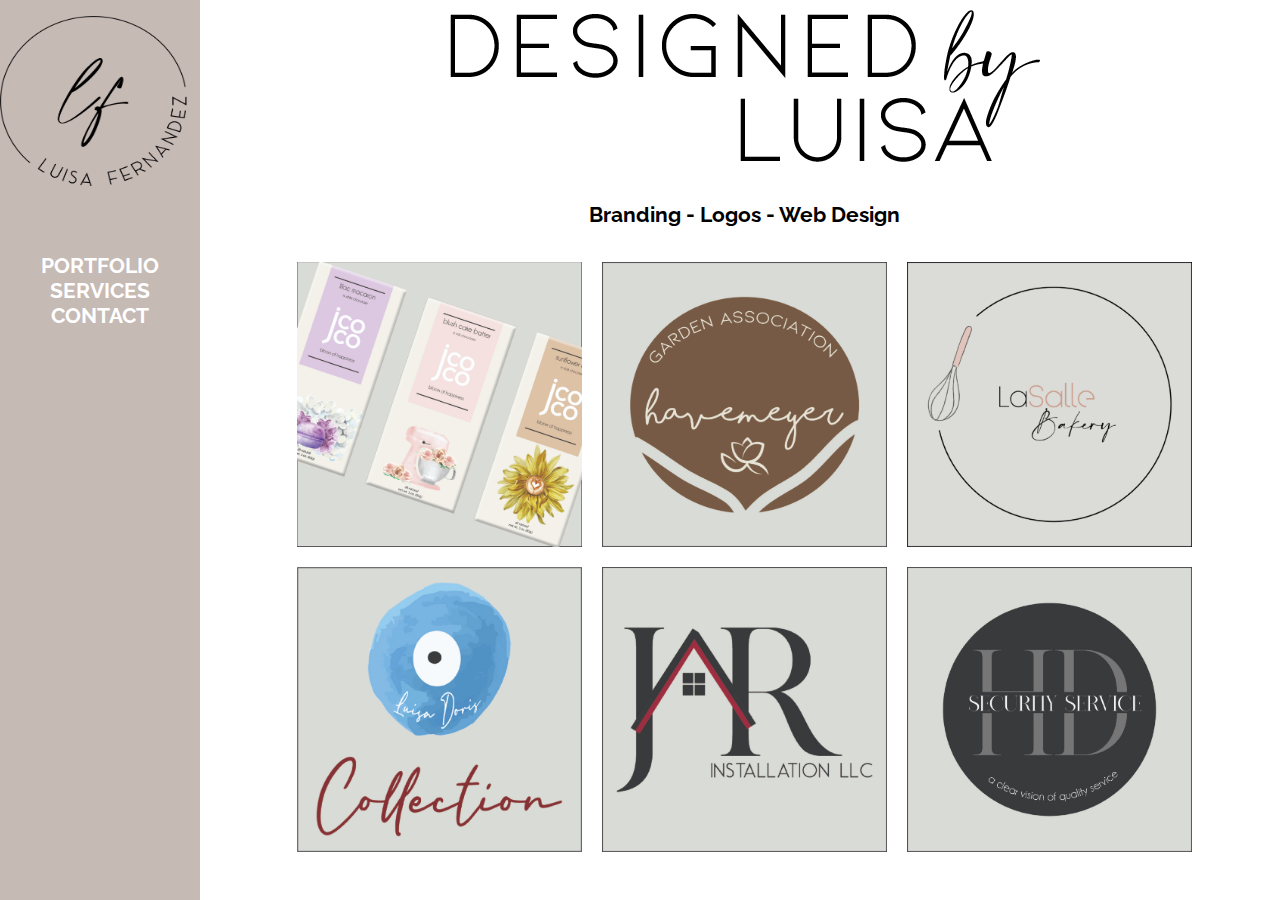
<file: index.html>
<!doctype html>
<html lang="en-us">

<head>
 <link href="https://fonts.googleapis.com/css2?family=Montserrat&family=Oswald&family=Playfair+Display:wght@500;800&family=Raleway&display=swap" rel="stylesheet">
  
  <meta name="viewport" content="width=320, initial-scale=1">
    <meta charset="utf-8">
    <meta http-equiv="x-ua-compatible" content="ie=edge">
    <title>DESIGNED by Luisa</title>
    <meta name="viewport" content="width=device-width, initial-scale=1">
    <link rel="stylesheet" href="css/style.css">
	
</head>


   
    

	
        <!-- add main page content here -->
  
<body>
  <div id="header">
    <h1 id="logo"><center><img src="images/DBL.png" alt="DESIGNED by Luisa" style="width:200px;height:200px;" ></center></h1>
    
      <h3><center><a href="index.html">PORTFOLIO</a> </br>
    <a href="services.html">SERVICES</a> </br>
      <a href="contact.html">CONTACT</a></h3></center>
    

 </ul>
   
   
     
  </div>
  <div id="content">
    <div id="hero">

<center><img src="images/byl.png" alt="DESIGNED by Luisa" ></center>
   <h3><center>Branding - Logos - Web Design</center> </h3>
  
  </br>
  <div class="container">

		<div class="gallery">

			<div class="gallery-item" tabindex="0">

				<a href="jcoco.html"><img src="images/jcoco.jpg" class="gallery-image" alt="Jcoco"></a>

				<div class="gallery-item-info"> 

					<ul>
						

				</div>

			</div>

			<div class="gallery-item" tabindex="0">

				<a href="greenlogo.html"><img src="images/havlogo.jpg" class="gallery-image" alt="Havemeyer Garden Association"></a>

				<div class="gallery-item-info">

					<ul>
						

					</ul>

				</div>

			</div>

			<div class="gallery-item" tabindex="0">

				<a href="lasalle.html"><img src="images/lasalle.png" class="gallery-image" alt=""></a>

				<div class="gallery-item-type">

					<span class="visually-hidden">Gallery</span><i class="fas fa-clone" aria-hidden="true"></i>

				</div>

				<div class="gallery-item-info">

				
					

				</div>

			</div>

			<div class="gallery-item" tabindex="0">

				<a href="ldc.html"><img src="images/ldclogo.jpg" class="gallery-image" alt=""></a>
				<div class="gallery-item-type">

					<span class="visually-hidden">Video</span><i class="fas fa-video" aria-hidden="true"></i>

				</div>

				<div class="gallery-item-info">

					<ul>
	
				</div>

			</div>

			<div class="gallery-item" tabindex="0">

				<a href="jar.html"><img src="images/jar.jpg" class="gallery-image" alt=""></a>

				<div class="gallery-item-type">

					<span class="visually-hidden">Gallery</span><i class="fas fa-clone" aria-hidden="true"></i>

				</div>

				<div class="gallery-item-info">

					<ul>
					

				</div>

			</div>

			<div class="gallery-item" tabindex="0">

				<a href="hd.html"><img src="images/hdlogo.jpg" class="gallery-image" alt=""></a>

				<div class="gallery-item-info">

					<ul>
	
				</div>

			</div>

			

				</div>

			</div>

		</div>
		<!-- End of gallery -->

	


	<!-- End of container -->

    <footer class="site-footer">
        <!-- add site-wide footer content here -->
    </footer>

</body>

</html>
</file>
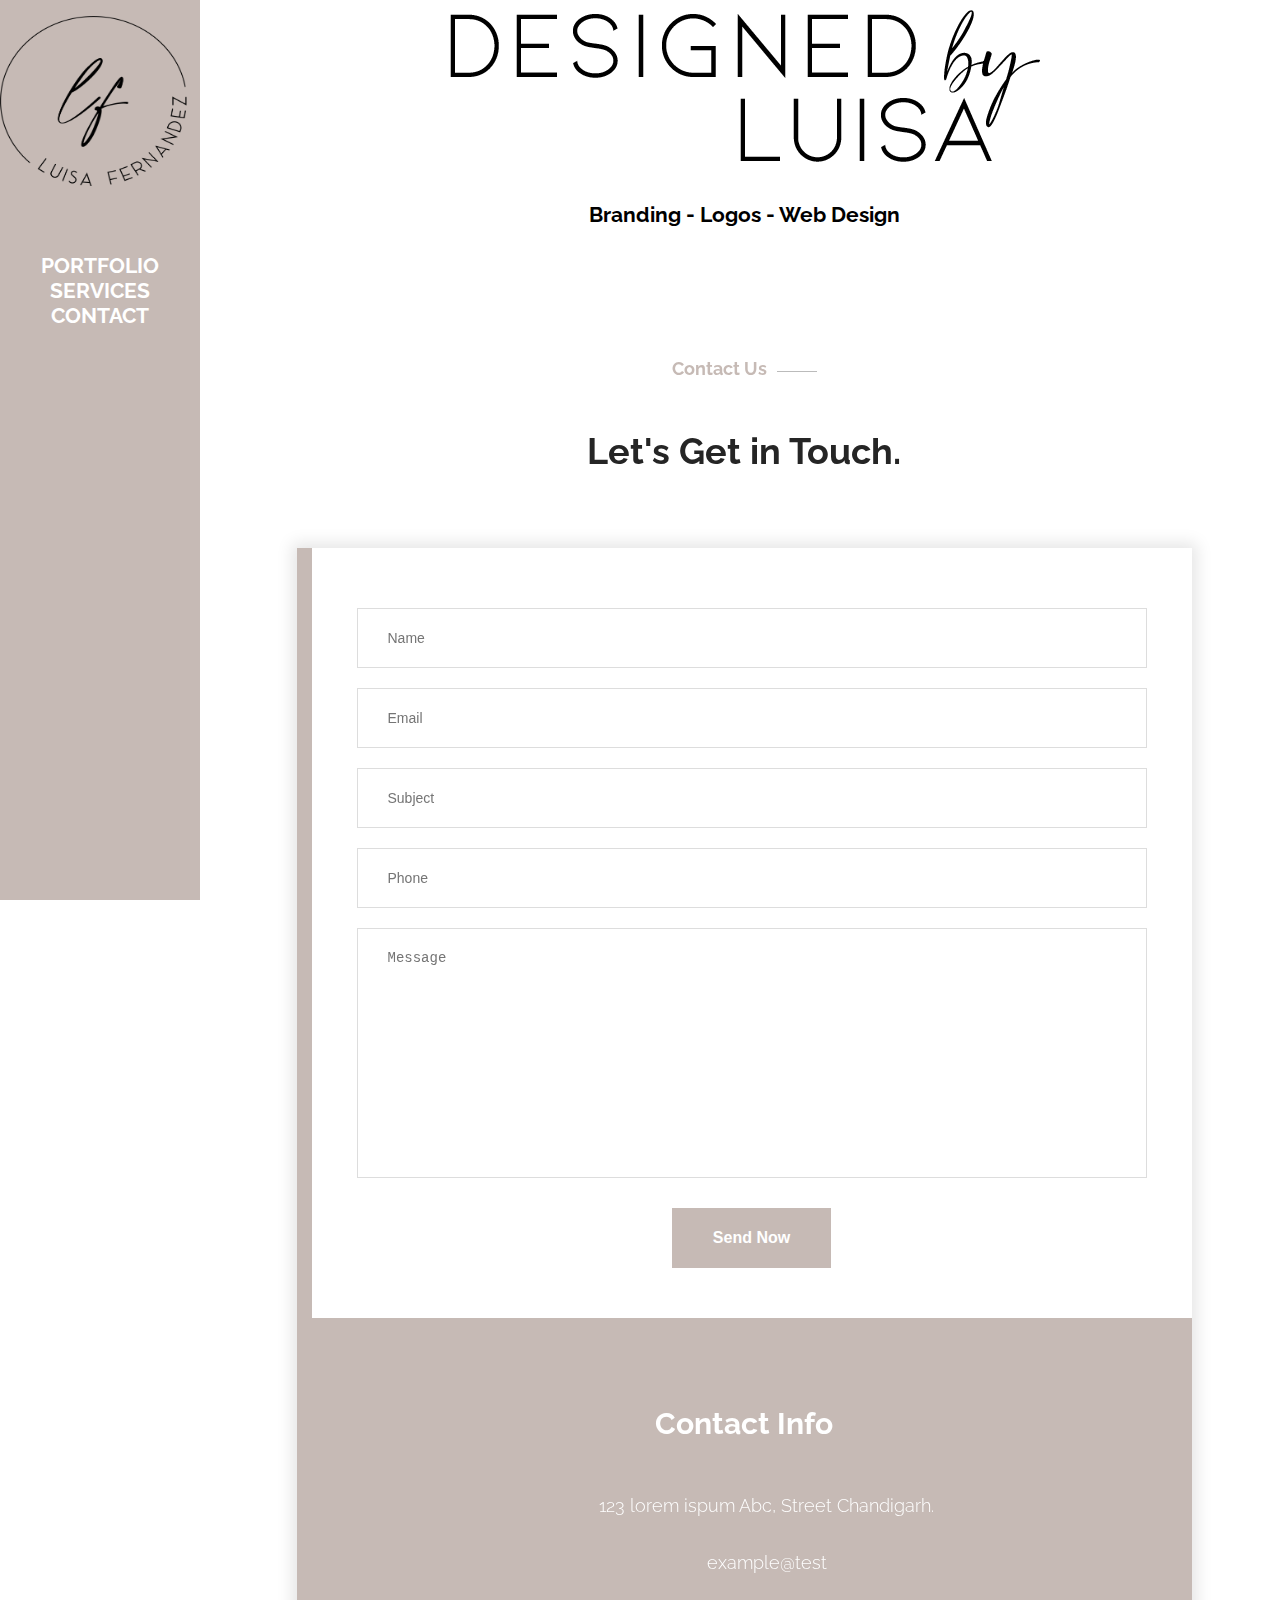
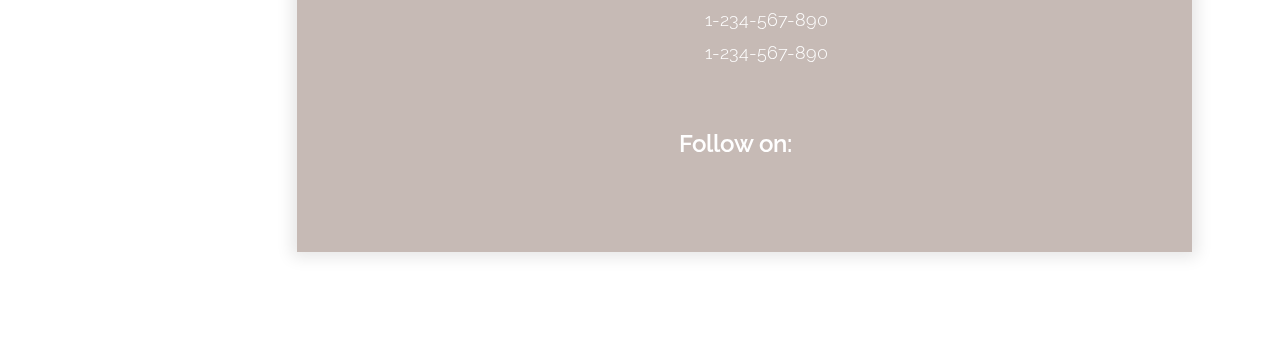
<file: contact.html>
<!doctype html>
<html lang="en-us">

<head>
 <link href="https://fonts.googleapis.com/css2?family=Montserrat&family=Oswald&family=Playfair+Display:wght@500;800&family=Raleway&display=swap" rel="stylesheet">
  
  <meta name="viewport" content="width=320, initial-scale=1">
    <meta charset="utf-8">
    <meta http-equiv="x-ua-compatible" content="ie=edge">
    <title>DESIGNED by Luisa</title>
    <meta name="viewport" content="width=device-width, initial-scale=1">
    <link rel="stylesheet" href="css/style.css">
</head>


    <div id="header">
    <h1 id="logo"><center><img src="images/DBL.png" alt="DESIGNED by Luisa" style="width:200px;height:200px;" ></center></h1>
    
      <h3><a href="index.html">PORTFOLIO</a> </br>
     <a href="services.html">SERVICES</a> </br>
      <a href="contact.html">CONTACT</a></h3>
    

 </ul>
   
   
     
  </div>
  <div id="content">
    <div id="hero">

<center><img src="images/byl.png" alt="DESIGNED by Luisa" ></center>
   <h3><center>Branding - Logos - Web Design</center> </h3>
<main id="main-doc">
 <section class="contact-page-section">
      <div class="container">
          <div class="sec-title">
              <div class="title">Contact Us</div>
                <h2>Let's Get in Touch.</h2>
            </div>
            <div class="inner-container">
              <div class="row clearfix">
                
                  <!--Form Column-->
                    <div class="form-column col-md-8 col-sm-12 col-xs-12">
                      <div class="inner-column">
                          
                            <!--Contact Form-->
                            <div class="contact-form">
                                <form method="post" action="sendemail.php" id="contact-form">
                                    <div class="row clearfix">
                                        <div class="form-group col-md-6 col-sm-6 co-xs-12">
                                            <input type="text" name="name" value="" placeholder="Name" required>
                                        </div>
                                        <div class="form-group col-md-6 col-sm-6 co-xs-12">
                                            <input type="email" name="email" value="" placeholder="Email" required>
                                        </div>
                                        <div class="form-group col-md-6 col-sm-6 co-xs-12">
                                            <input type="text" name="subject" value="" placeholder="Subject" required>
                                        </div>
                                        <div class="form-group col-md-6 col-sm-6 co-xs-12">
                                            <input type="text" name="phone" value="" placeholder="Phone" required>
                                        </div>
                                        <div class="form-group col-md-12 col-sm-12 co-xs-12">
                                            <textarea name="message" placeholder="Message"></textarea>
                                        </div>
                                        <div class="form-group col-md-12 col-sm-12 co-xs-12">
                                            <button type="submit" class="theme-btn btn-style-one">Send Now</button>
                                        </div>
                                    </div>
                                </form>
                            </div>
                            <!--End Contact Form-->
                            
                        </div>
                    </div>
                    
                    <!--Info Column-->
                    <div class="info-column col-md-4 col-sm-12 col-xs-12">
                      <div class="inner-column">
                          <h2>Contact Info</h2>
                            <ul class="list-info">
                              <li><i class="fas fa-globe"></i>123 lorem ispum Abc, Street Chandigarh.</li>
                                <li><i class="far fa-envelope"></i>example@test</li>
                                <li><i class="fas fa-phone"></i>1-234-567-890 <br> 1-234-567-890</li>
                            </ul>
                            <ul class="social-icon-four">
                                <li class="follow">Follow on: </li>
                                <li><a href="#"><i class="fab fa-facebook-f"></i></a></li>
                                <li><a href="#"><i class="fab fa-twitter"></i></a></li>
                                <li><a href="#"><i class="fab fa-google-plus-g"></i></a></li>
                                <li><a href="#"><i class="fab fa-dribbble"></i></a></li>
                                <li><a href="#"><i class="fab fa-pinterest-p"></i></a></li>
                            </ul>
                        </div>
                    </div>
                    
                </div>
            </div>
        </div>

  </section>
   



   
  
  


    <footer class="site-footer">
        <!-- add site-wide footer content here -->
    </footer>

</body>



</html>
</file>
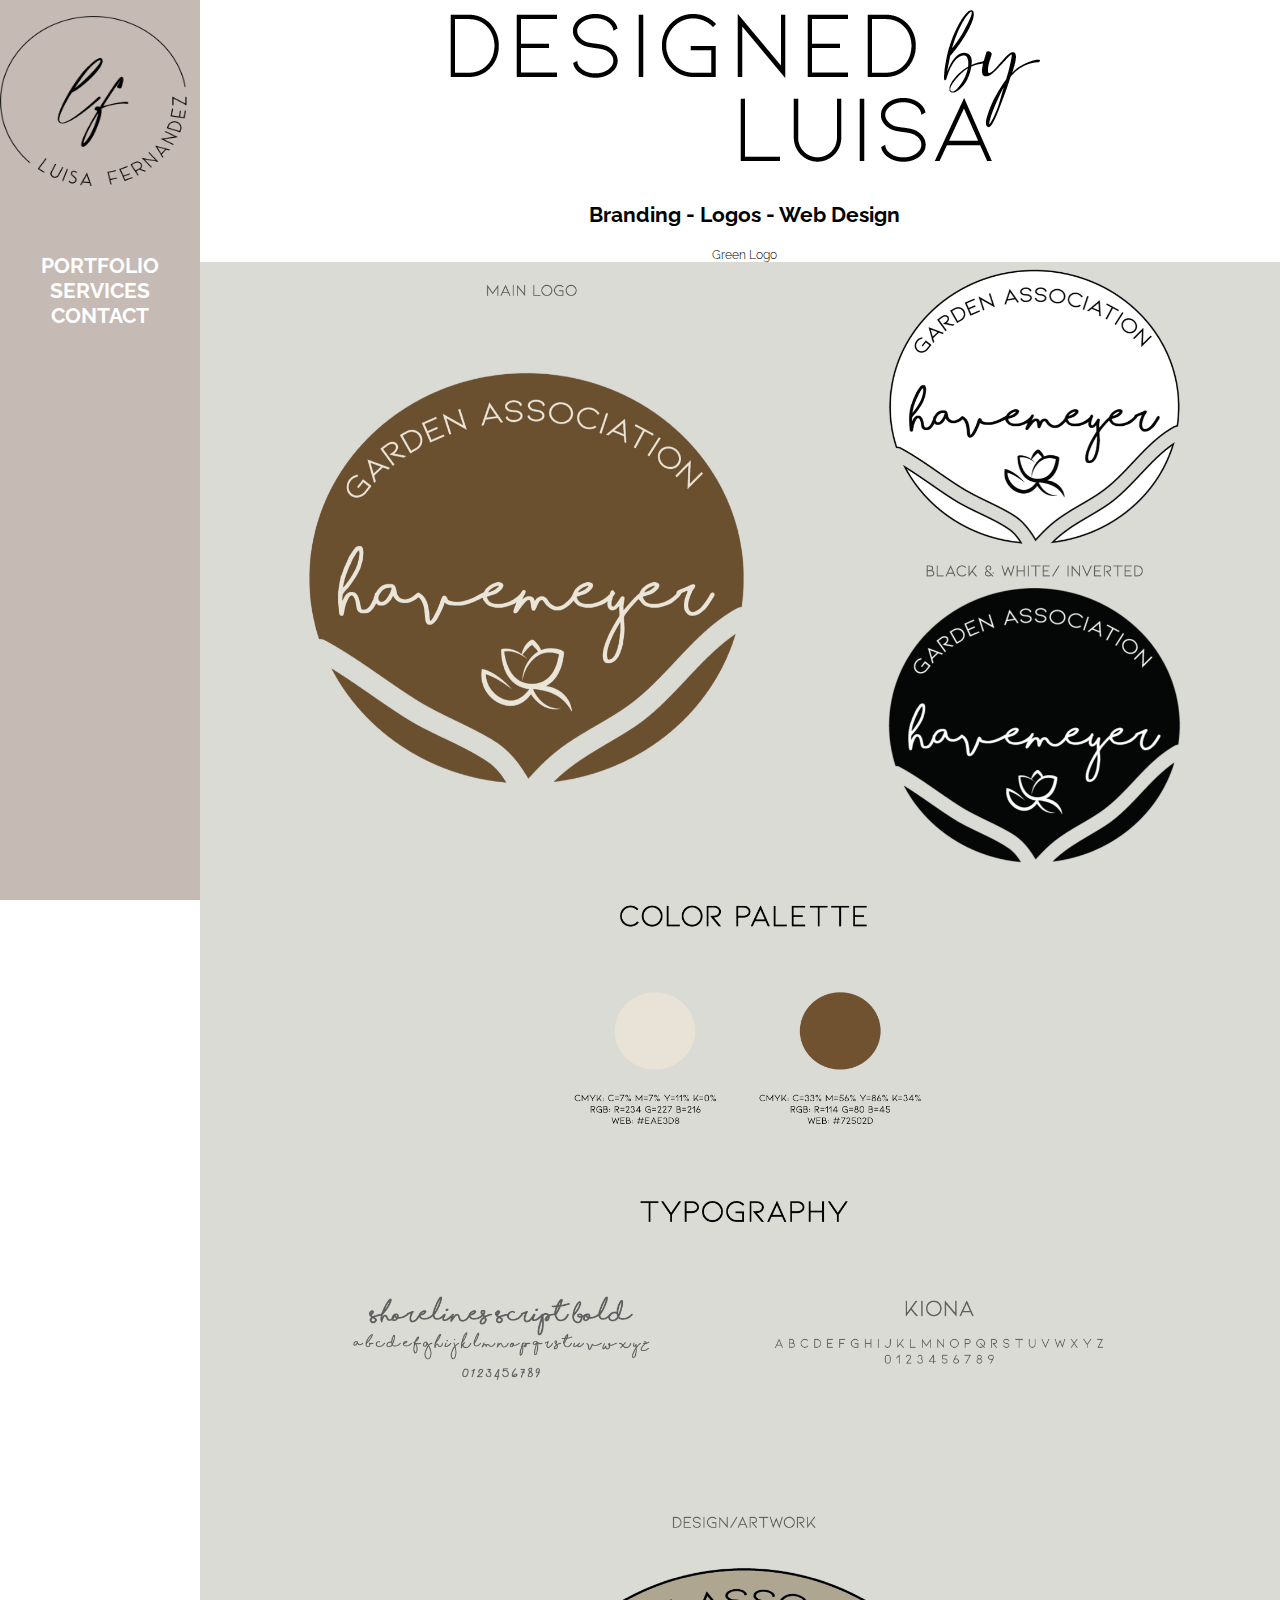
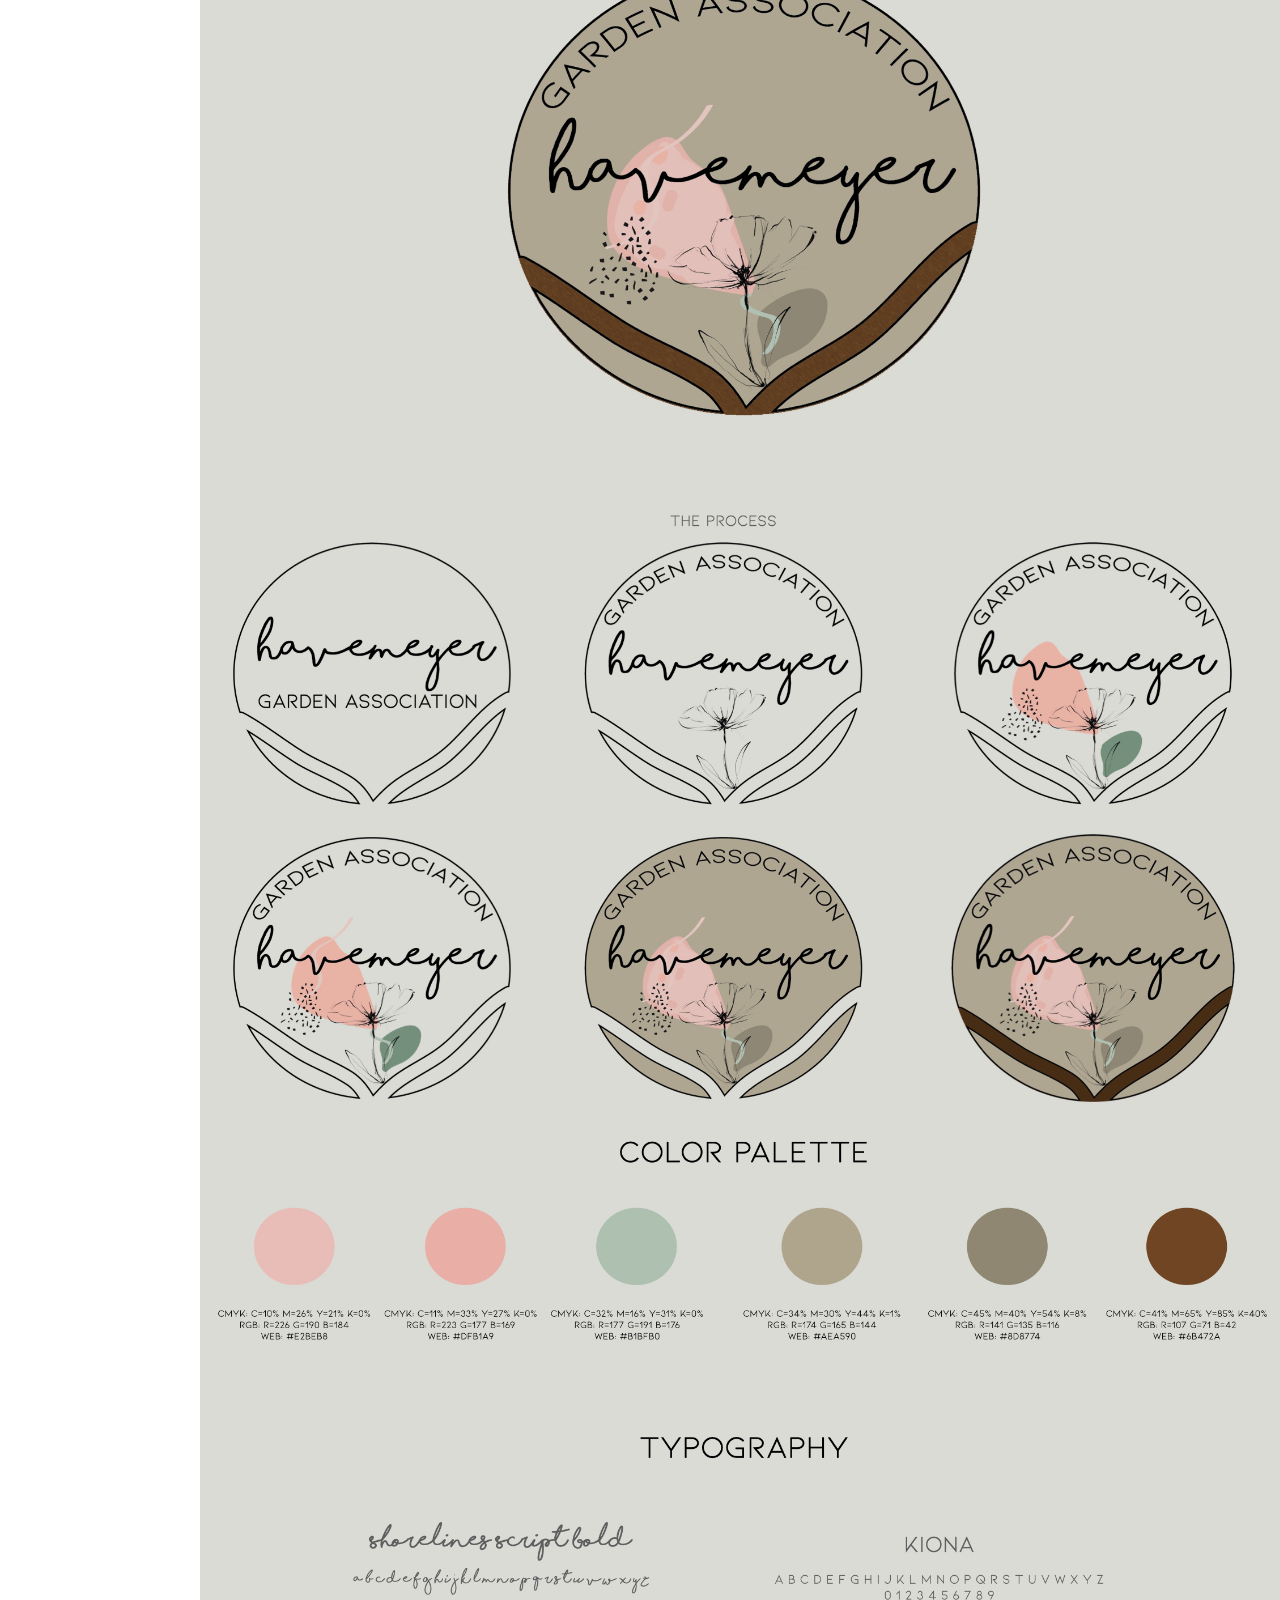
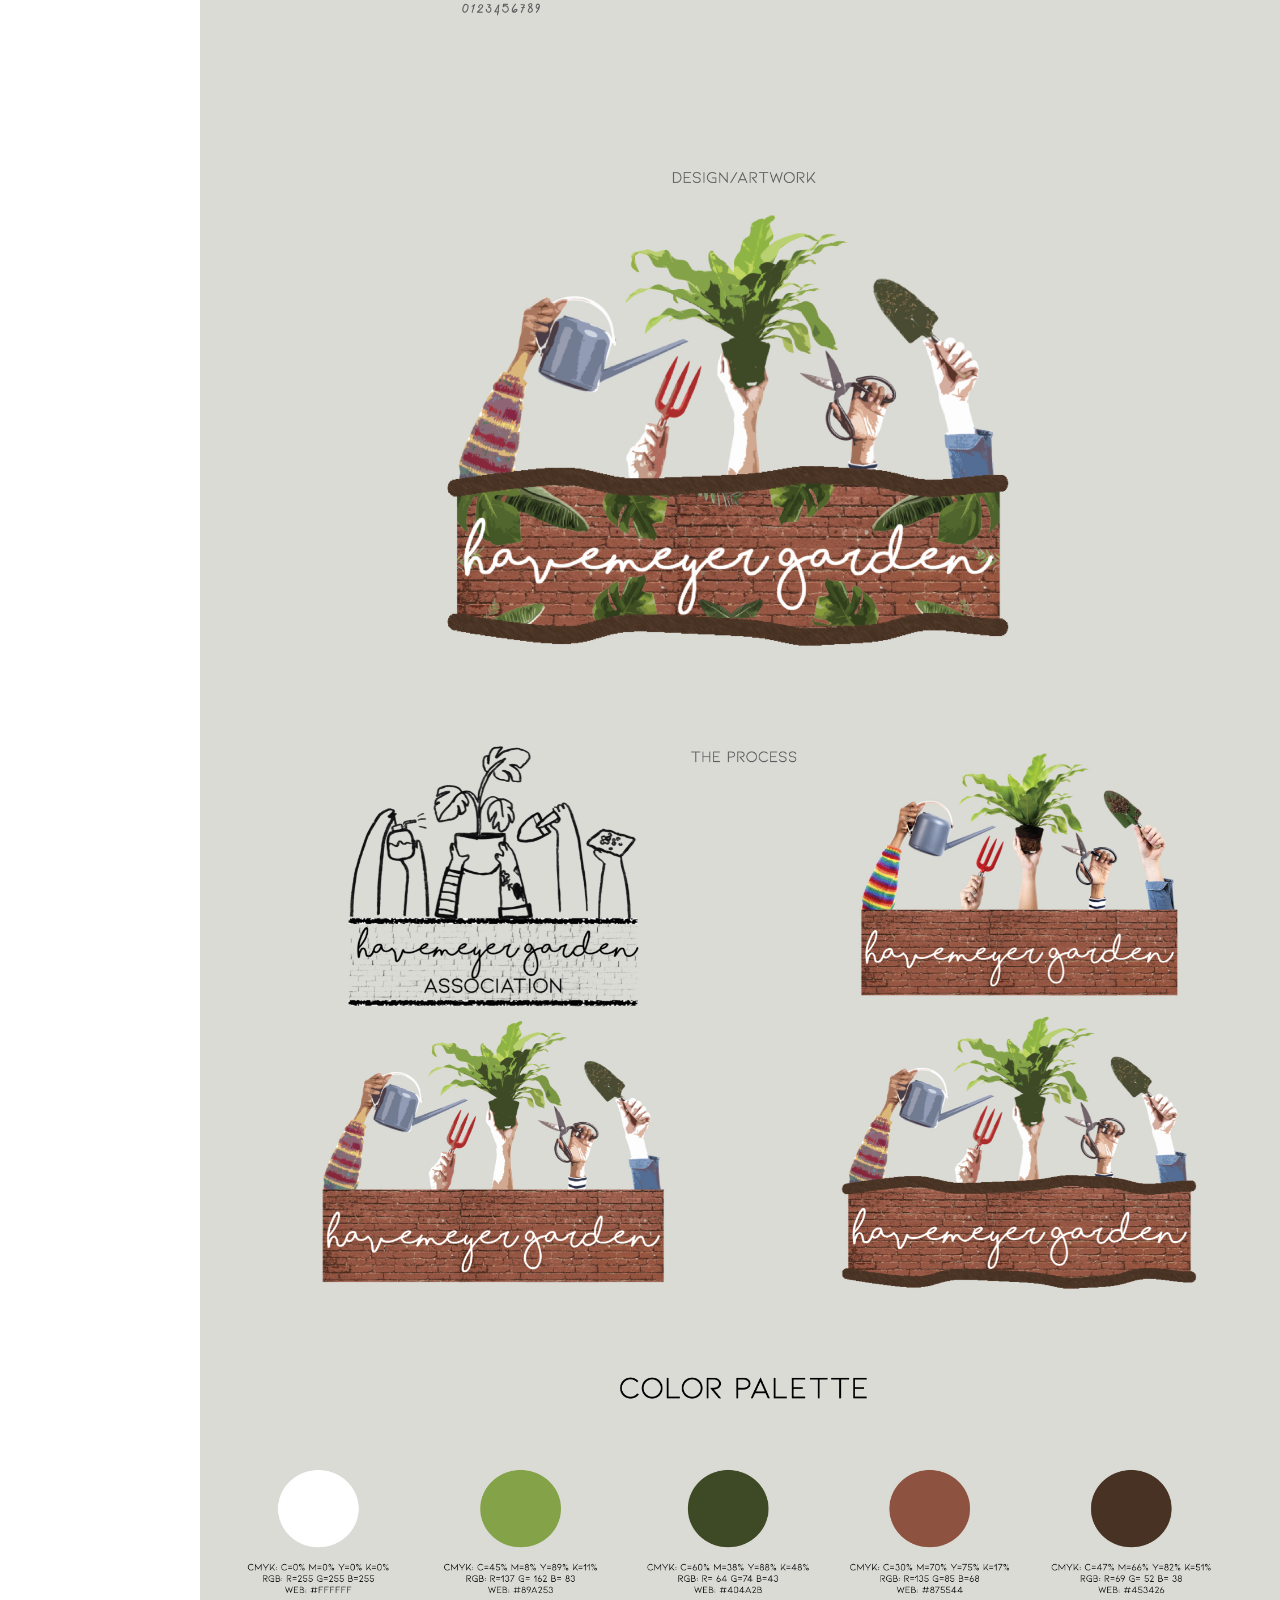
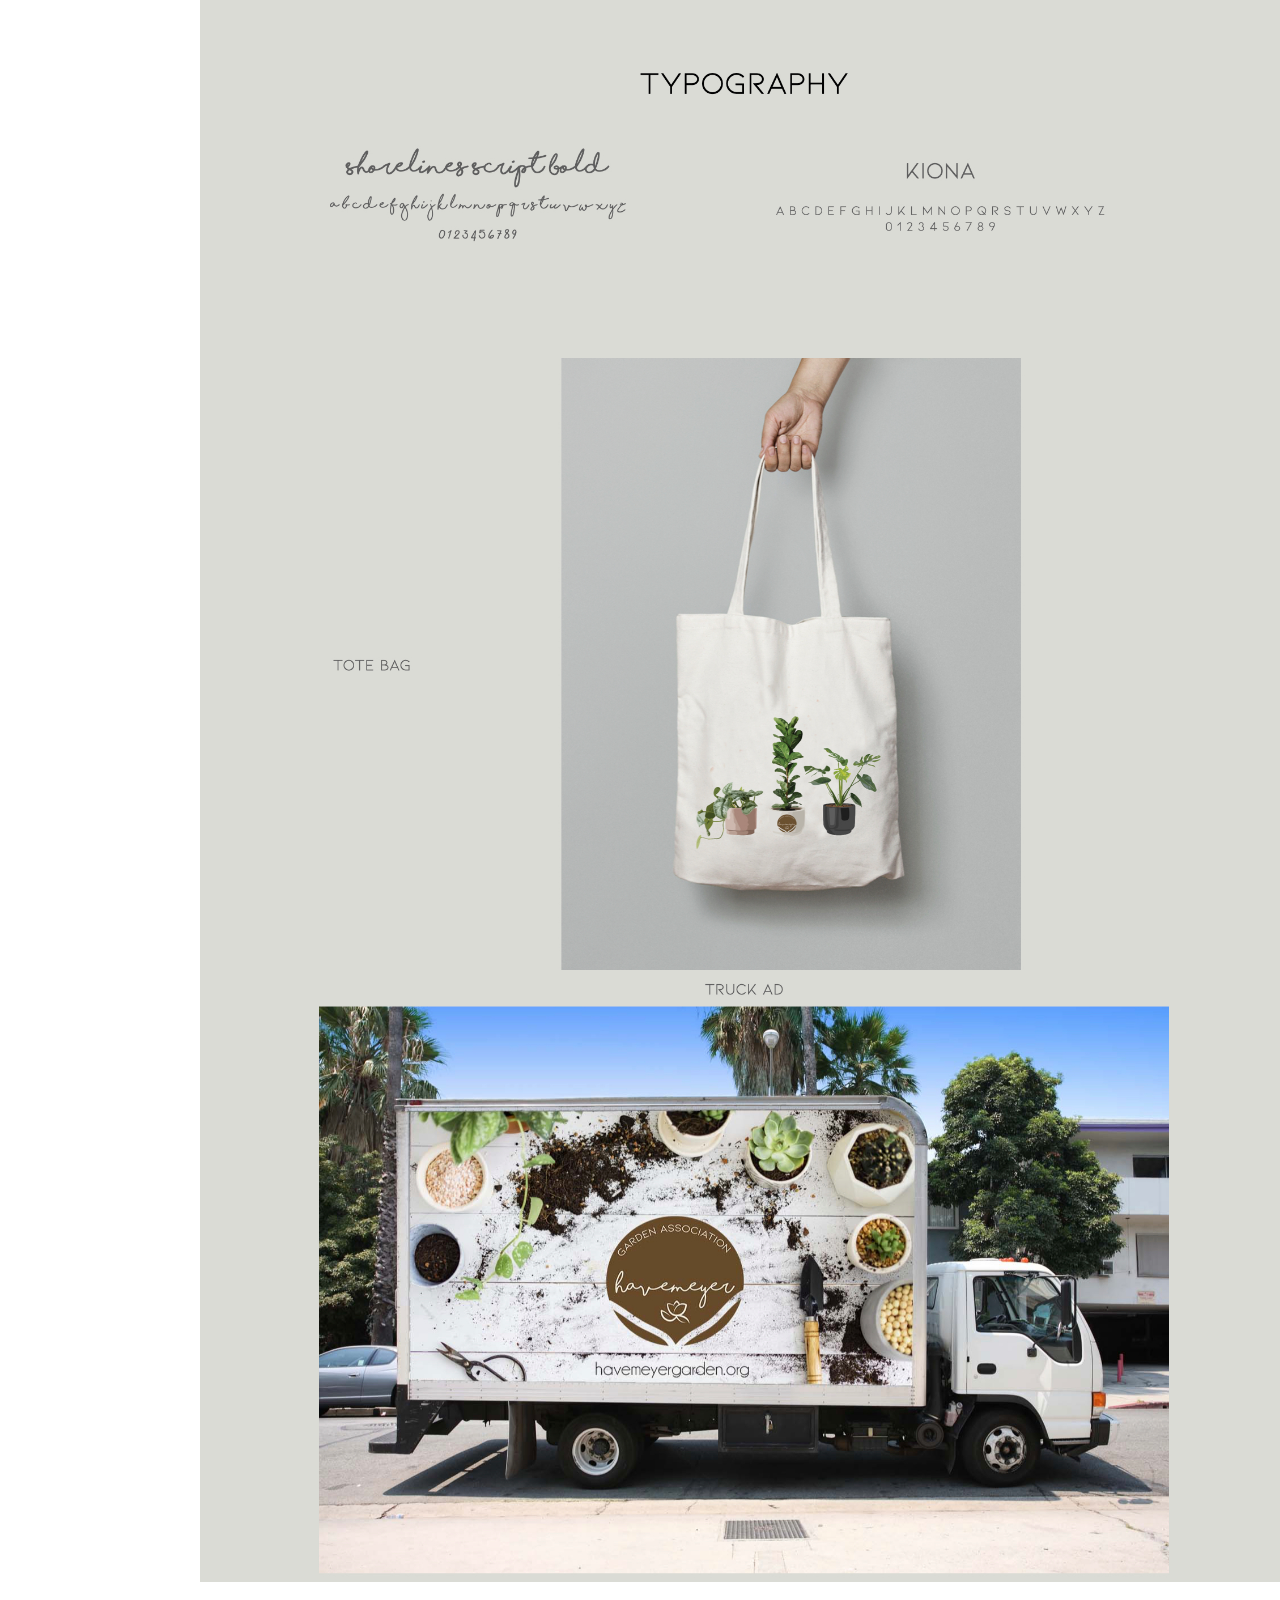
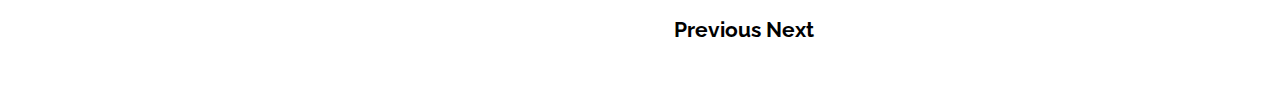
<file: greenlogo.html>
<!doctype html>
<html lang="en-us">

<head>
 <link href="https://fonts.googleapis.com/css2?family=Montserrat&family=Oswald&family=Playfair+Display:wght@500;800&family=Raleway&display=swap" rel="stylesheet">
  
  <meta name="viewport" content="width=320, initial-scale=1">
    <meta charset="utf-8">
    <meta http-equiv="x-ua-compatible" content="ie=edge">
    <title>Change to Your Title</title>
    <meta name="viewport" content="width=device-width, initial-scale=1">
    <link rel="stylesheet" href="css/style.css">
</head>

<body>
  <div id="header">
    <h1 id="logo"><center><img src="images/DBL.png" alt="DESIGNED by Luisa" style="width:200px;height:200px;" ></center></h1>
    
      <h3><a href="index.html">PORTFOLIO</a> </br>
     <a href="services.html">SERVICES</a> </br>
      <a href="contact.html">CONTACT</a></h3>
    

 </ul>
   
   
     
  </div>
  <div id="content">
    <div id="hero">

<center><img src="images/byl.png" alt="DESIGNED by Luisa" ></center>
   <h3><center>Branding - Logos - Web Design</center> </h3>
    <header> Green Logo </header>
 
  
<img src="images/portfolio/00001.jpeg" alt="DESIGNED by Luisa" >

<img src="images/portfolio/00002.jpeg" alt="DESIGNED by Luisa" >

<img src="images/portfolio/00003.jpeg" alt="DESIGNED by Luisa" >

<img src="images/portfolio/00004.jpeg" alt="DESIGNED by Luisa" >

<img src="images/portfolio/00005.jpeg" alt="DESIGNED by Luisa" >
<img src="images/portfolio/00006.jpeg" alt="DESIGNED by Luisa" >
<img src="images/portfolio/00007.jpeg" alt="DESIGNED by Luisa" >
<img src="images/portfolio/00008.jpeg" alt="DESIGNED by Luisa" >
<img src="images/portfolio/00009.jpeg" alt="DESIGNED by Luisa" >
<img src="images/portfolio/000010.jpeg" alt="DESIGNED by Luisa" >
  
  <br>
  <h3><a href="jcoco.html">Previous </a> <a href="lasalle.html">Next</a> </H3></br>
<br>
    <footer class="site-footer">
        <!-- add site-wide footer content here -->
    </footer>

</body>

</html>
</file>
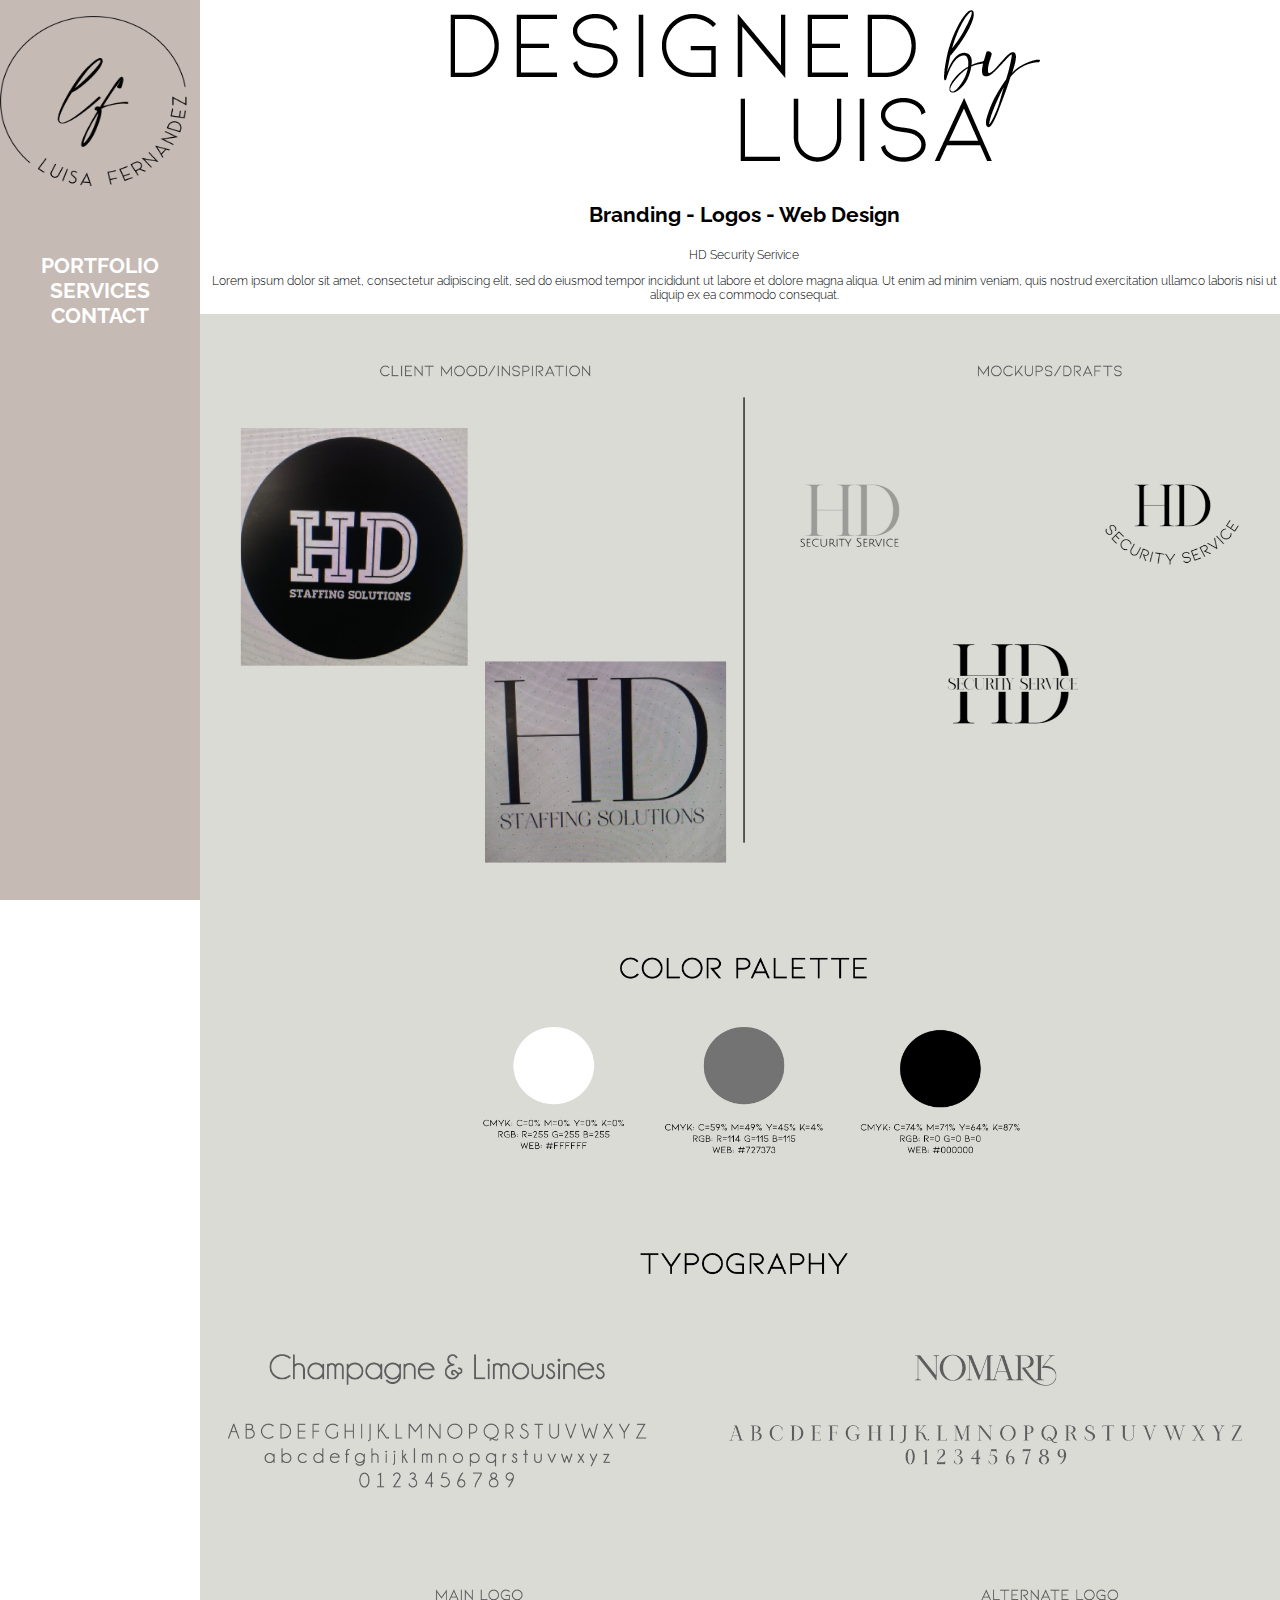
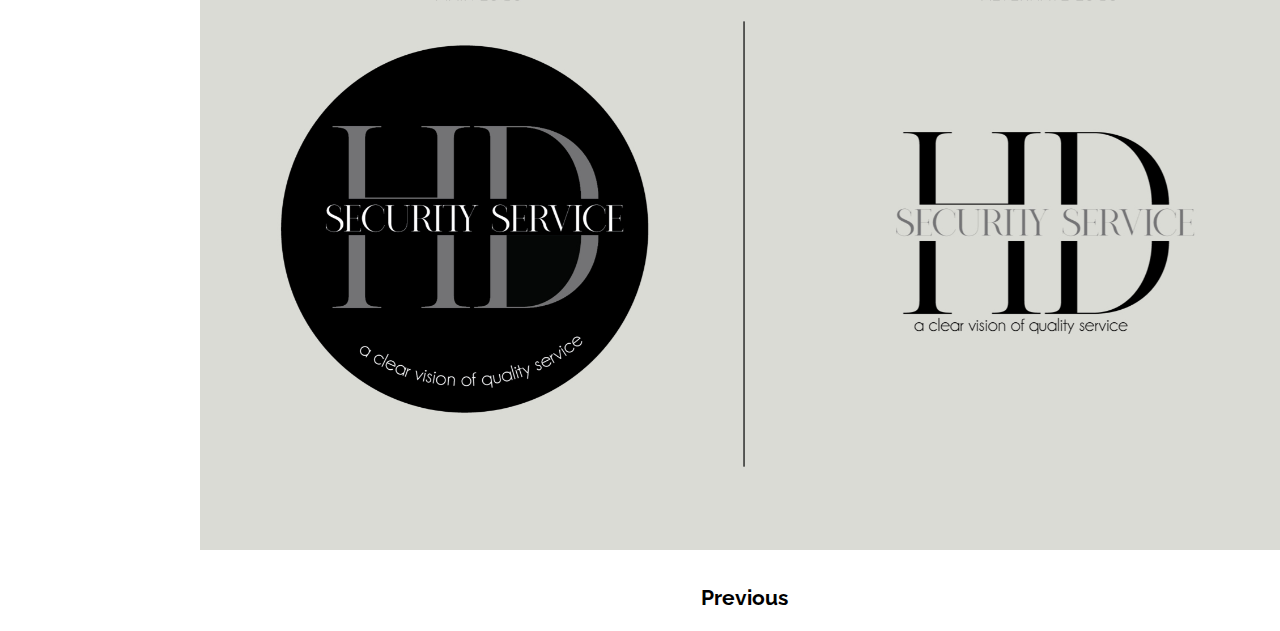
<file: hd.html>
<!doctype html>
<html lang="en-us">

<head>
 <link href="https://fonts.googleapis.com/css2?family=Montserrat&family=Oswald&family=Playfair+Display:wght@500;800&family=Raleway&display=swap" rel="stylesheet">
  
  <meta name="viewport" content="width=320, initial-scale=1">
    <meta charset="utf-8">
    <meta http-equiv="x-ua-compatible" content="ie=edge">
    <title>DESIGNED by Luisa</title>
    <meta name="viewport" content="width=device-width, initial-scale=1">
    <link rel="stylesheet" href="css/style.css">
</head>

<body>
  <div id="header">
    <h1 id="logo"><center><img src="images/DBL.png" alt="DESIGNED by Luisa" style="width:200px;height:200px;" ></center></h1>
    
      <h3><a href="index.html">PORTFOLIO</a> </br>
      <a href="services.html">SERVICES</a> </br>
      <a href="contact.html">CONTACT</a></h3>
    

 </ul>
   
   
     
  </div>
  <div id="content">
    <div id="hero">

<center><img src="images/byl.png" alt="DESIGNED by Luisa" ></center>
   <h3><center>Branding - Logos - Web Design</center> </h3>
    <header> HD Security Serivice </header>
    <p> Lorem ipsum dolor sit amet, consectetur adipiscing elit, sed do eiusmod tempor incididunt ut labore et dolore magna aliqua. Ut enim ad minim veniam, quis nostrud exercitation ullamco laboris nisi ut aliquip ex ea commodo consequat.  </p>
  </section>
  
  <img src="images/portfolio/000001.jpeg" alt="DESIGNED by Luisa" >

<img src="images/portfolio/000002.jpeg" alt="DESIGNED by Luisa" >

<img src="images/portfolio/000003.jpeg" alt="DESIGNED by Luisa" >

 <br>
  <h3><a href="jar.html">Previous </a> 
<br>

    <footer class="site-footer">
        <!-- add site-wide footer content here -->
    </footer>

</body>

</html>
</file>
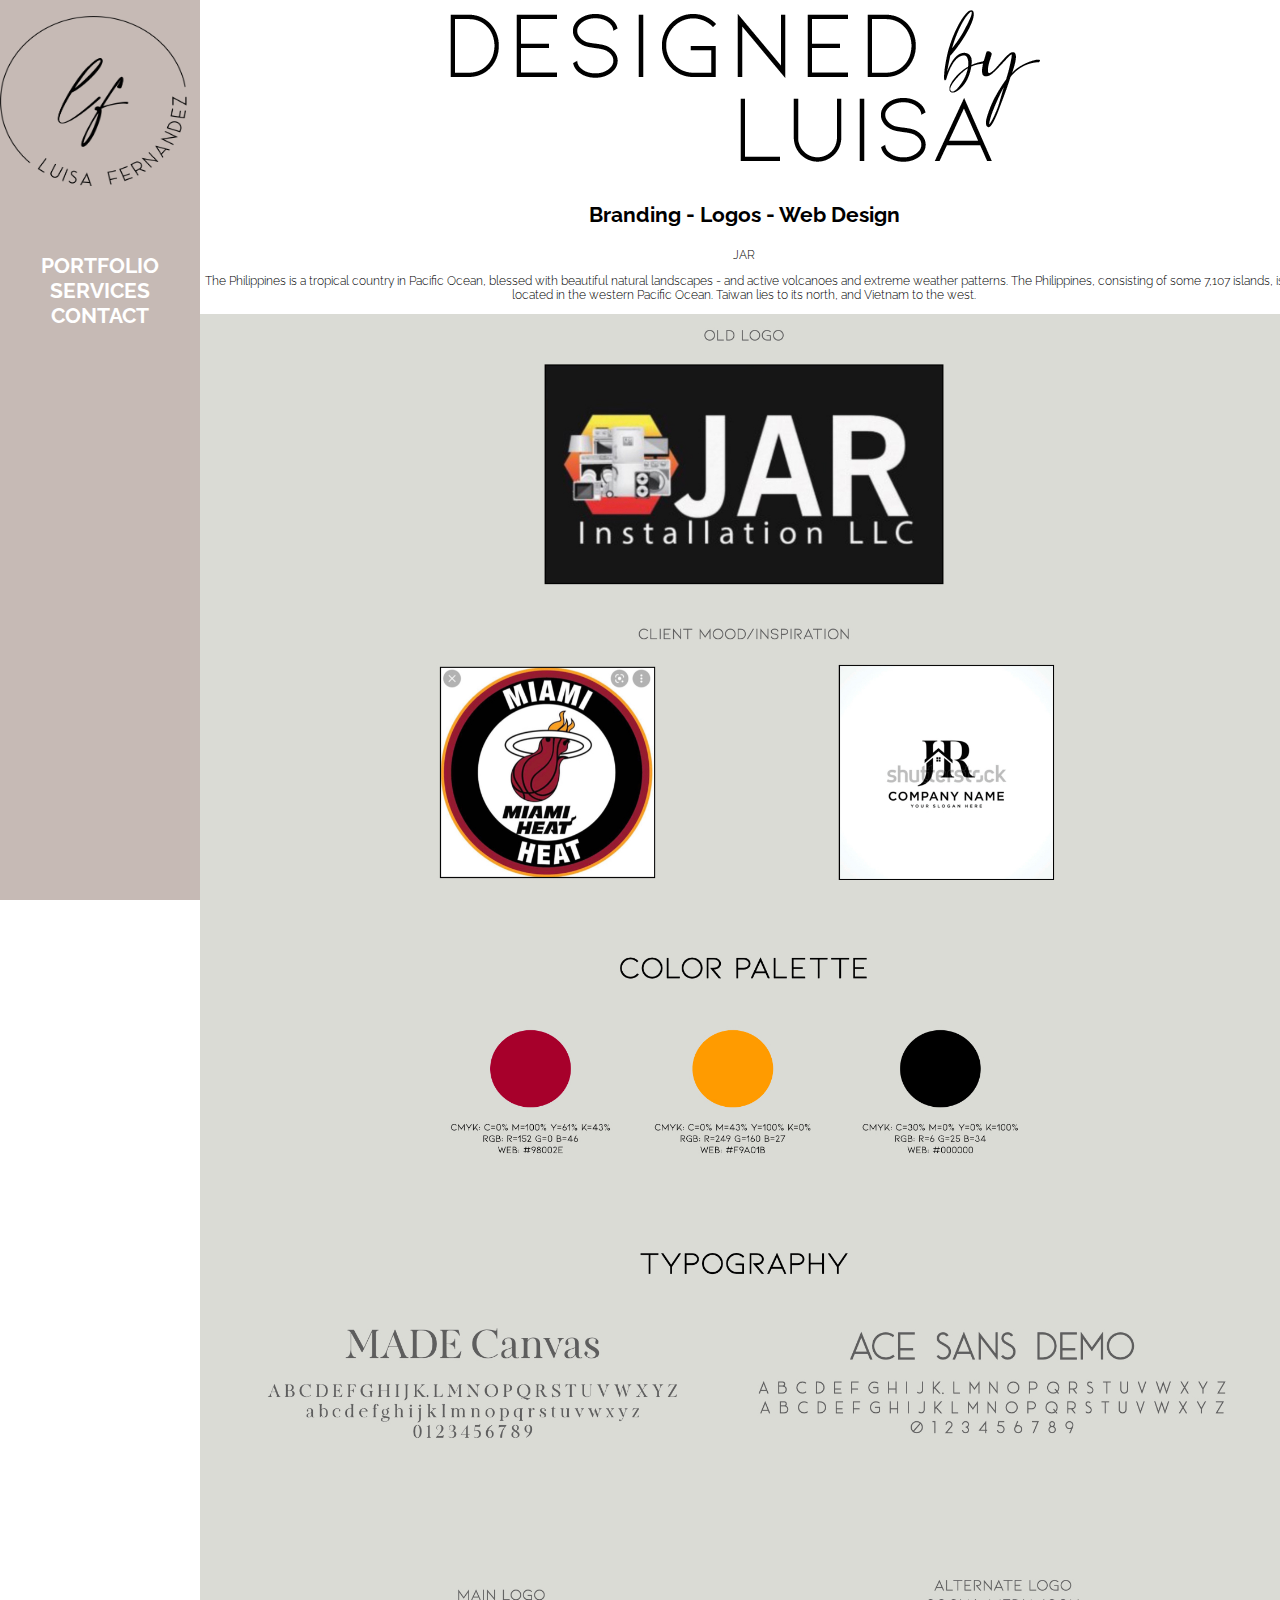
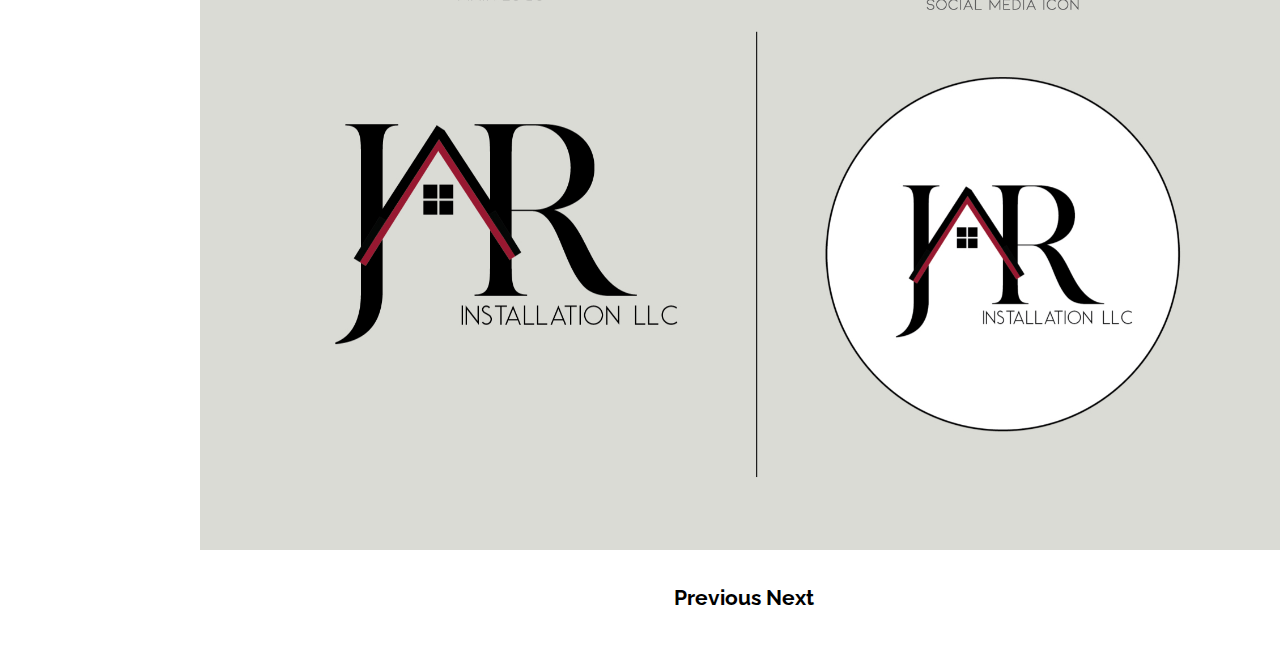
<file: jar.html>
<!doctype html>
<html lang="en-us">

<head>
 <link href="https://fonts.googleapis.com/css2?family=Montserrat&family=Oswald&family=Playfair+Display:wght@500;800&family=Raleway&display=swap" rel="stylesheet">
  
  <meta name="viewport" content="width=320, initial-scale=1">
    <meta charset="utf-8">
    <meta http-equiv="x-ua-compatible" content="ie=edge">
    <title>DESIGNED by Luisa</title>
    <meta name="viewport" content="width=device-width, initial-scale=1">
    <link rel="stylesheet" href="css/style.css">
</head>

<body>
     <div id="header">
    <h1 id="logo"><center><img src="images/DBL.png" alt="DESIGNED by Luisa" style="width:200px;height:200px;" ></center></h1>
    
      <h3><a href="index.html">PORTFOLIO</a> </br>
      <a href="services.html">SERVICES</a> </br>
      <a href="contact.html">CONTACT</a></h3>
    

 </ul>
   
   
     
  </div>
  <div id="content">
    <div id="hero">

<center><img src="images/byl.png" alt="DESIGNED by Luisa" ></center>
   <h3><center>Branding - Logos - Web Design</center> </h3>
    <header> JAR </header>
    <p> The Philippines is a tropical country in Pacific Ocean, blessed with beautiful natural landscapes - and active volcanoes and extreme weather patterns. The Philippines, consisting of some 7,107 islands, is located in the western Pacific Ocean. Taiwan lies to its north, and Vietnam to the west. </p>
  </section>
  
<img src="images/portfolio/001.jpeg" alt="DESIGNED by Luisa" >

<img src="images/portfolio/002.jpeg" alt="DESIGNED by Luisa" >

<img src="images/portfolio/003.jpeg" alt="DESIGNED by Luisa" >

 <br>
  <h3><a href="ldc.html">Previous </a> <a href="hd.html">Next</a> </H3></br>
<br>

    <footer class="site-footer">
        <!-- add site-wide footer content here -->
    </footer>

</body>

</html>
</file>
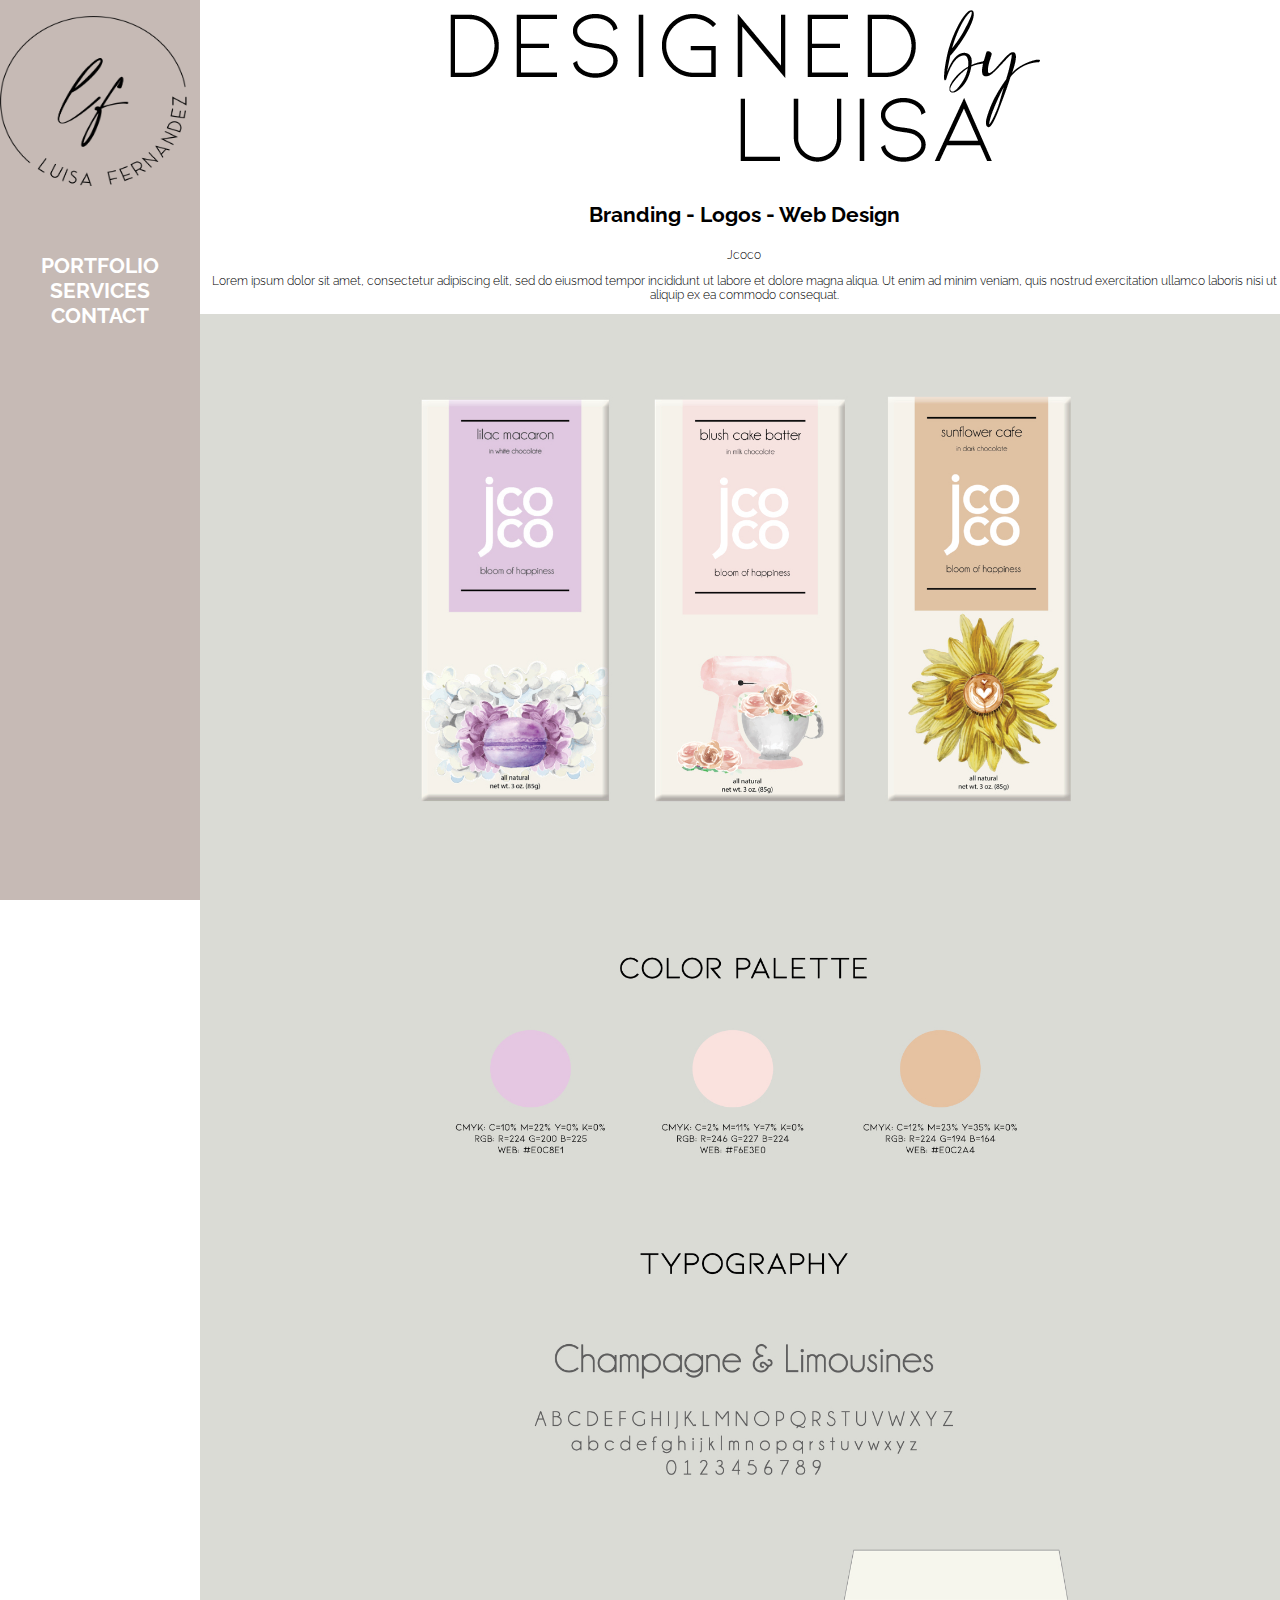
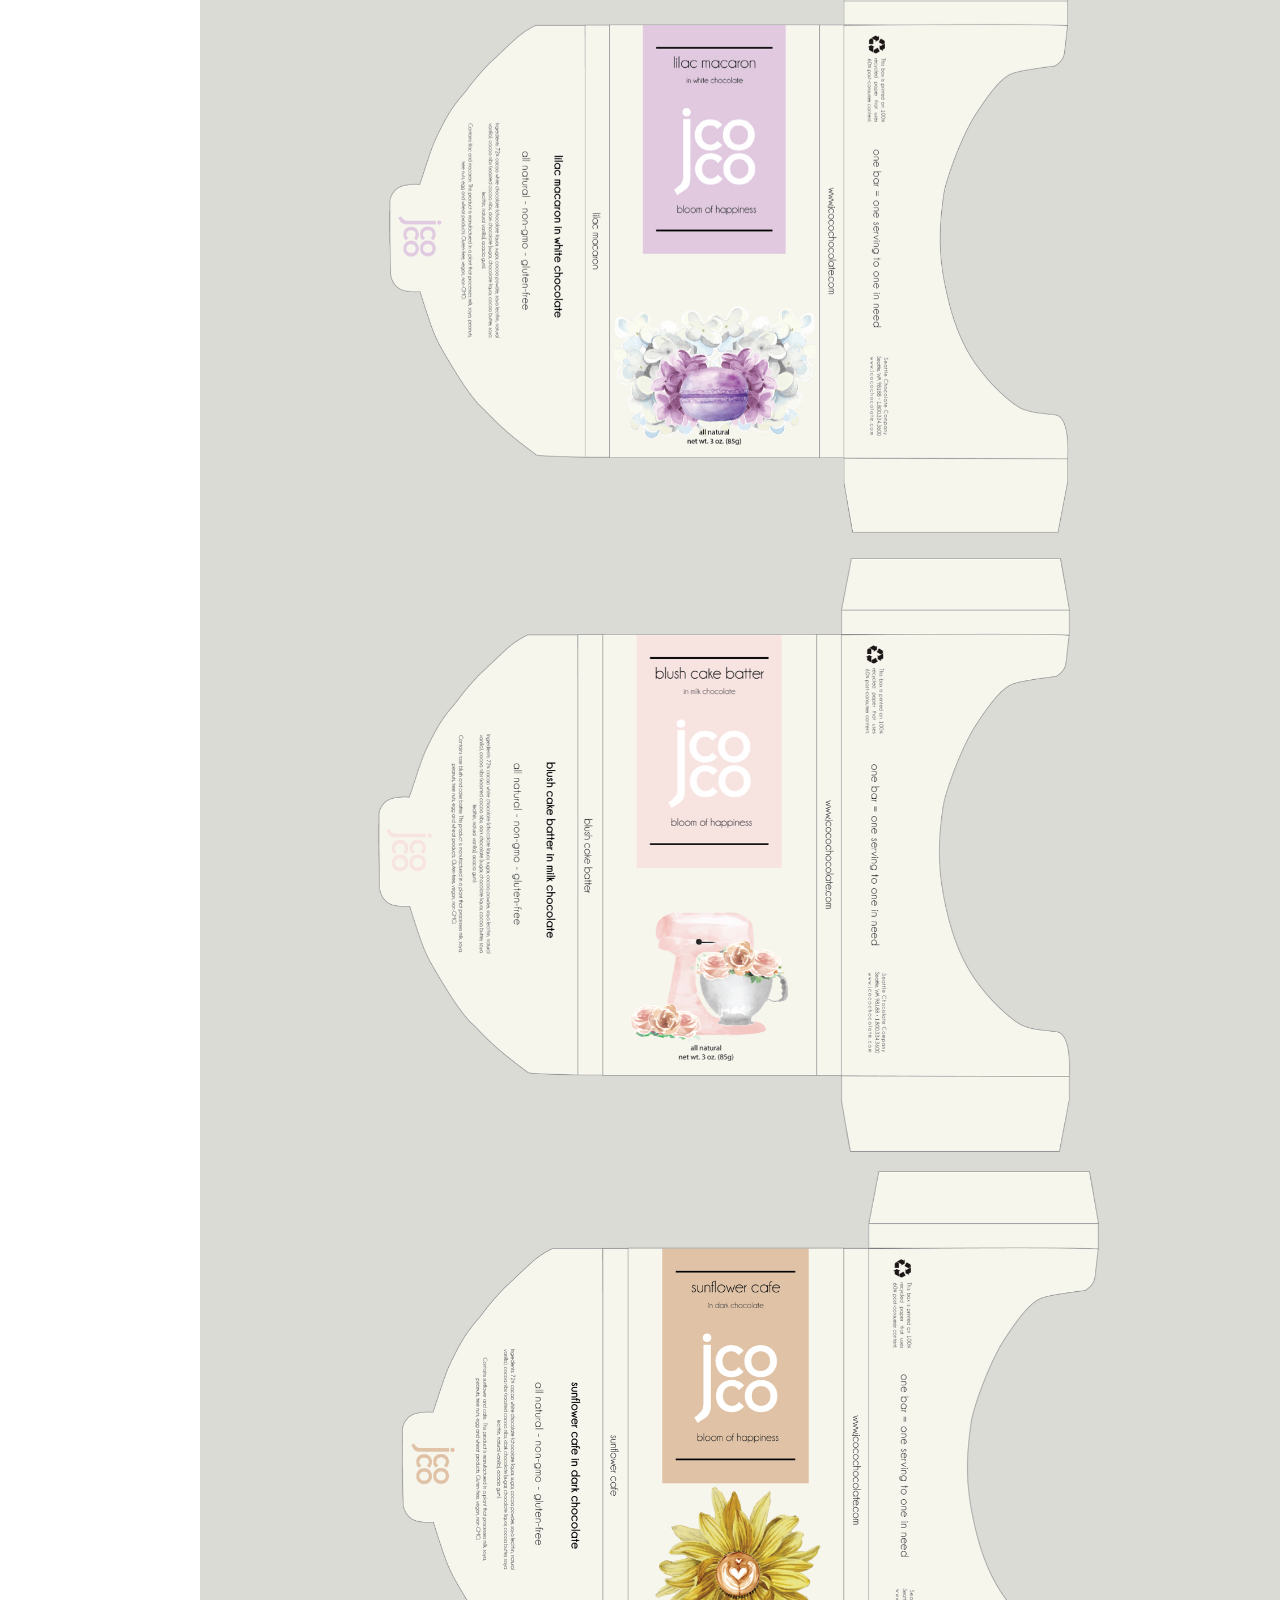
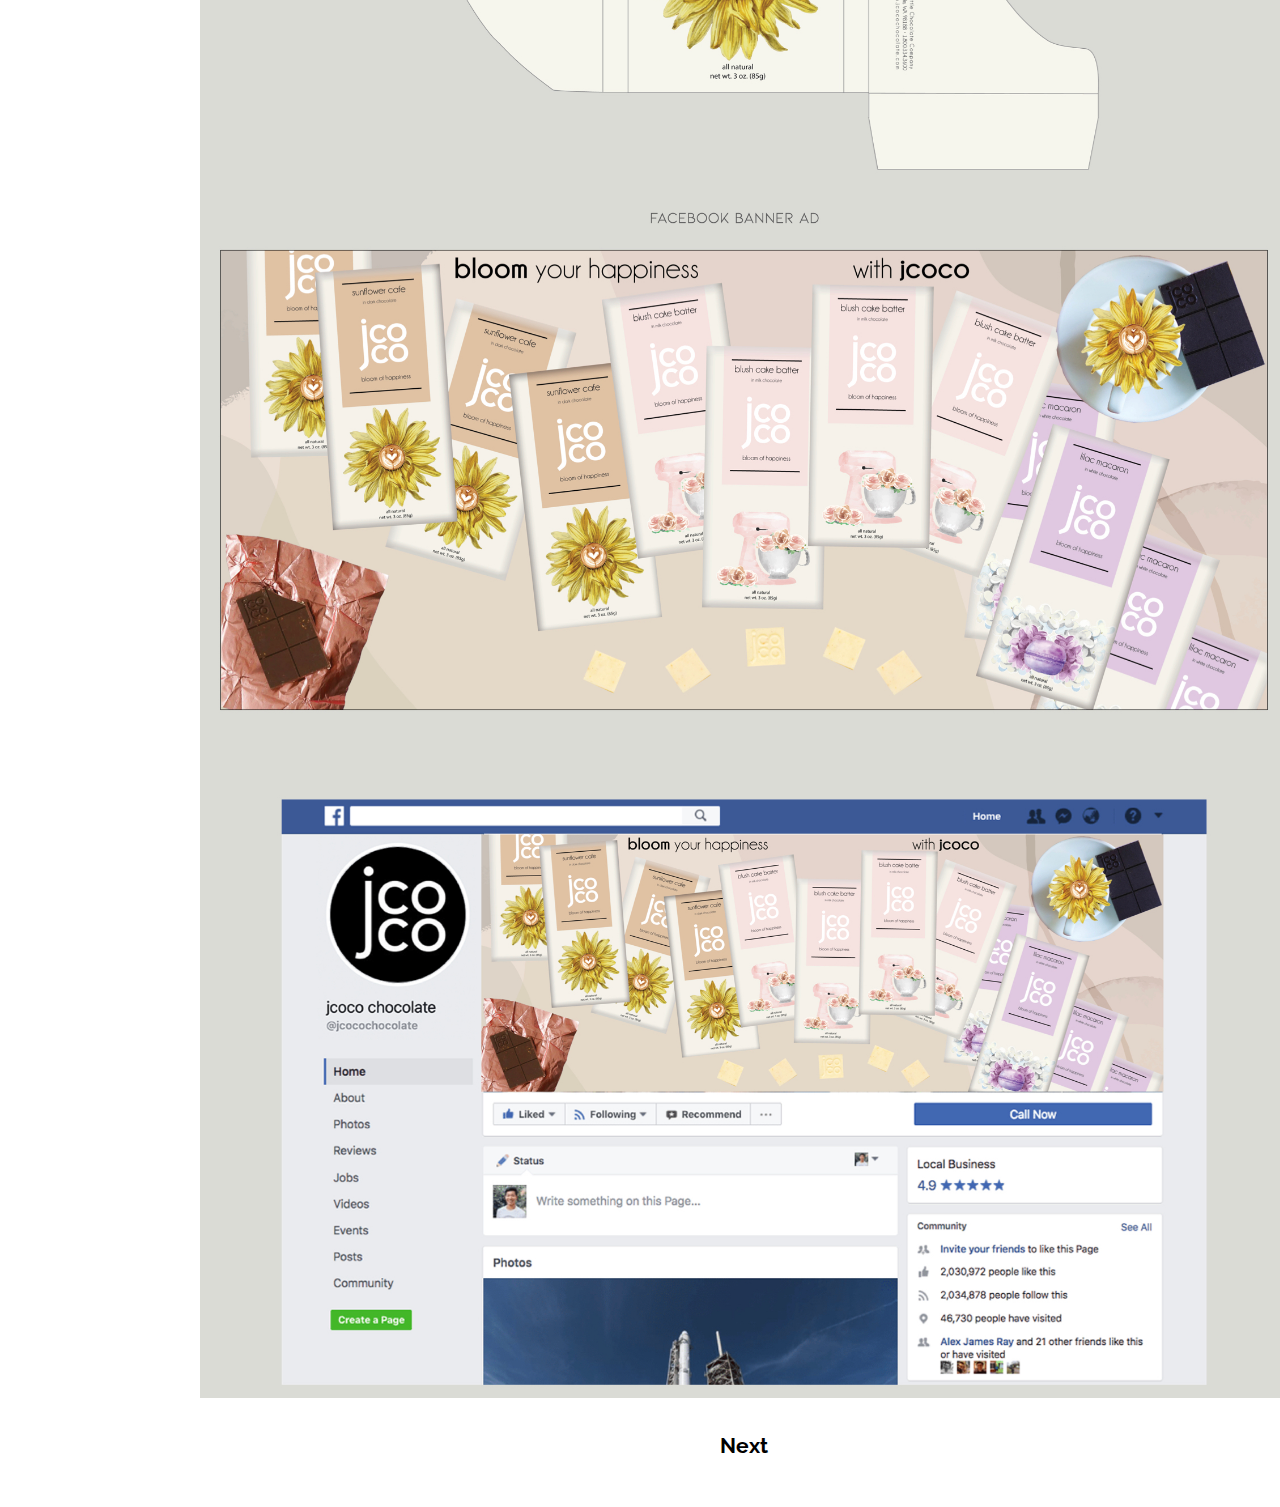
<file: jcoco.html>
<!doctype html>
<html lang="en-us">

<head>
 <link href="https://fonts.googleapis.com/css2?family=Montserrat&family=Oswald&family=Playfair+Display:wght@500;800&family=Raleway&display=swap" rel="stylesheet">
  
  <meta name="viewport" content="width=320, initial-scale=1">
    <meta charset="utf-8">
    <meta http-equiv="x-ua-compatible" content="ie=edge">
    <title>Change to Your Title</title>
    <meta name="viewport" content="width=device-width, initial-scale=1">
    <link rel="stylesheet" href="css/style.css">
</head>

<body>
    <div id="header">
    <h1 id="logo"><center><img src="images/DBL.png" alt="DESIGNED by Luisa" style="width:200px;height:200px;" ></center></h1>
    
      <h3><a href="index.html">PORTFOLIO</a> </br>
     <a href="services.html">SERVICES</a> </br>
      <a href="contact.html">CONTACT</a></h3>
    

 </ul>
   
   
     
  </div>
  <div id="content">
    <div id="hero">

<center><img src="images/byl.png" alt="DESIGNED by Luisa" ></center>
   <h3><center>Branding - Logos - Web Design</center> </h3>
    <header> Jcoco </header>
    <p> Lorem ipsum dolor sit amet, consectetur adipiscing elit, sed do eiusmod tempor incididunt ut labore et dolore magna aliqua. Ut enim ad minim veniam, quis nostrud exercitation ullamco laboris nisi ut aliquip ex ea commodo consequat.  </p>
  </section>
  
<img src="images/portfolio/01.jpeg" alt="DESIGNED by Luisa" >

<img src="images/portfolio/02.jpeg" alt="DESIGNED by Luisa" >

<img src="images/portfolio/03.jpeg" alt="DESIGNED by Luisa" >

<img src="images/portfolio/04.jpeg" alt="DESIGNED by Luisa" >

<img src="images/portfolio/05.jpeg" alt="DESIGNED by Luisa" >
<img src="images/portfolio/06.jpeg" alt="DESIGNED by Luisa" >
<img src="images/portfolio/07.jpeg" alt="DESIGNED by Luisa" >
<br>
  <h3><a href="greenlogo.html">Next</a> </H3></br>
<br>

    <footer class="site-footer">
        <!-- add site-wide footer content here -->

   
    </footer>

</body>

</html>
</file>
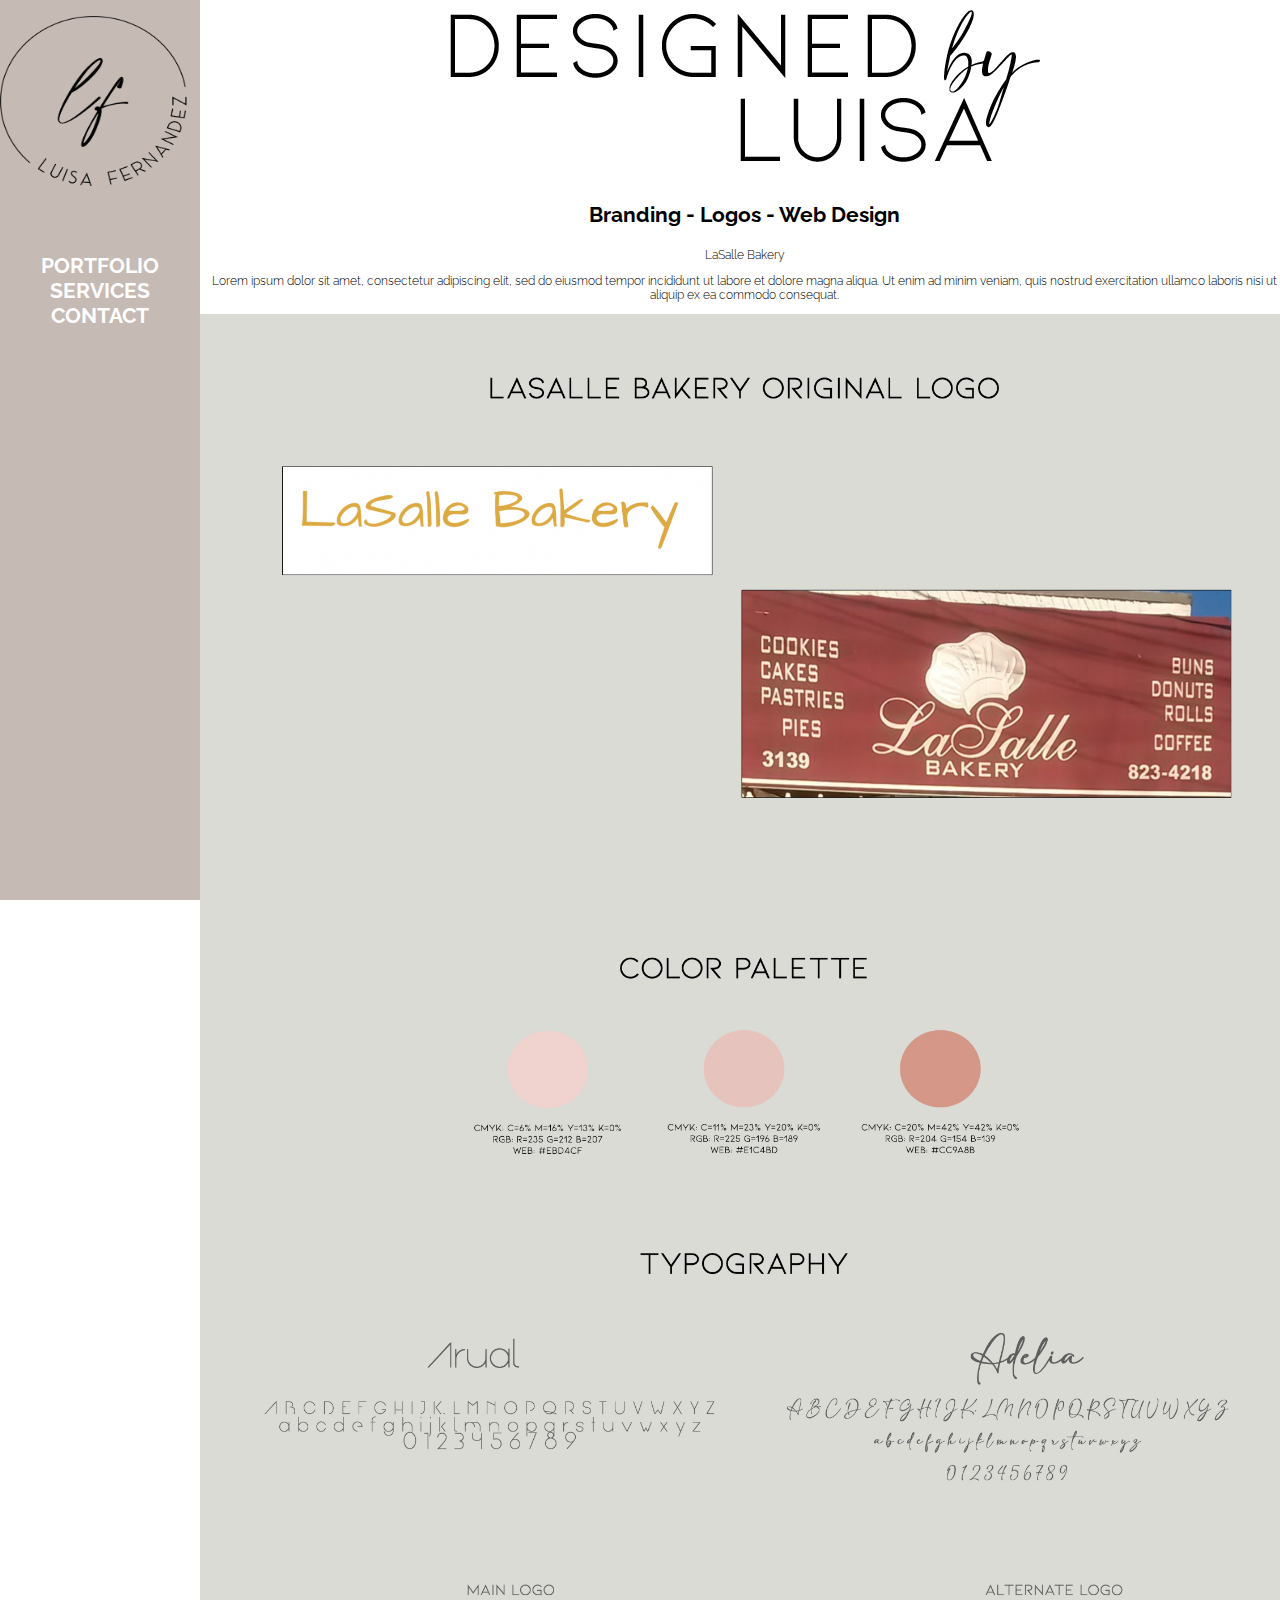
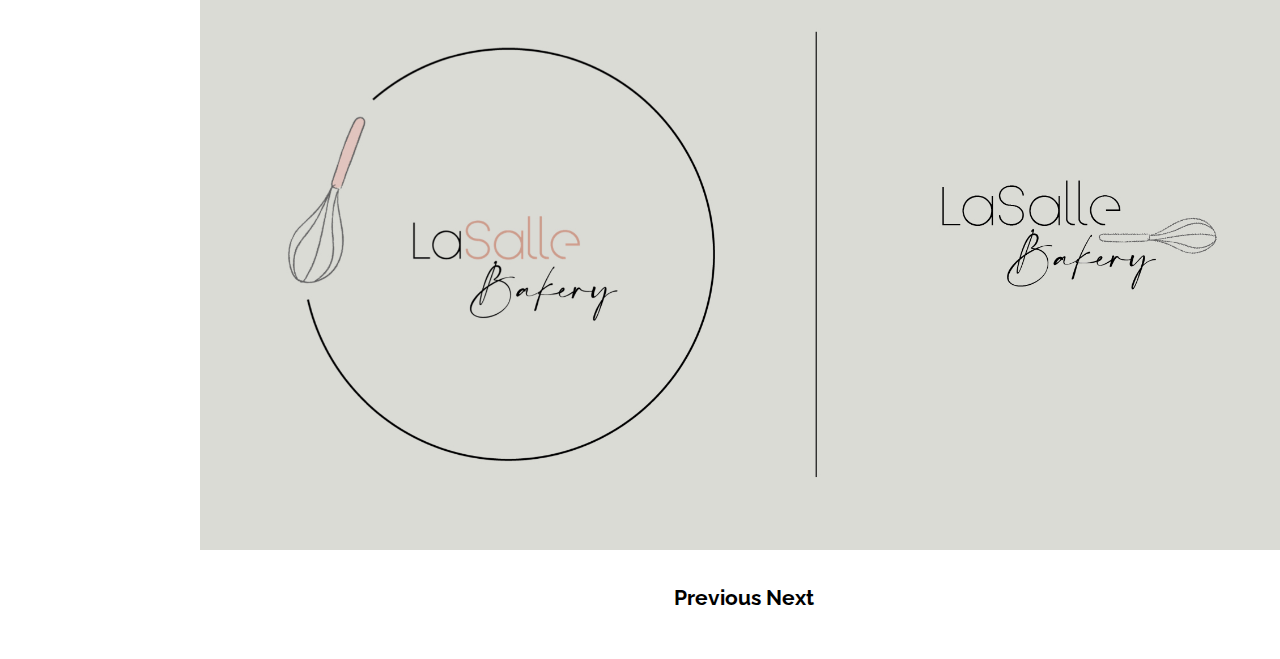
<file: lasalle.html>
<!doctype html>
<html lang="en-us">

<head>
 <link href="https://fonts.googleapis.com/css2?family=Montserrat&family=Oswald&family=Playfair+Display:wght@500;800&family=Raleway&display=swap" rel="stylesheet">
  
  <meta name="viewport" content="width=320, initial-scale=1">
    <meta charset="utf-8">
    <meta http-equiv="x-ua-compatible" content="ie=edge">
    <title>DESIGNED by Luisa</title>
    <meta name="viewport" content="width=device-width, initial-scale=1">
    <link rel="stylesheet" href="css/style.css">
</head>

<body>
  <div id="header">
    <h1 id="logo"><center><img src="images/DBL.png" alt="DESIGNED by Luisa" style="width:200px;height:200px;" ></center></h1>
    
      <h3><a href="index.html">PORTFOLIO</a> </br>
      <a href="services.html">SERVICES</a> </br>
      <a href="contact.html">CONTACT</a></h3>
    

 </ul>
   
   
     
  </div>
  <div id="content">
    <div id="hero">

<center><img src="images/byl.png" alt="DESIGNED by Luisa" ></center>
   <h3><center>Branding - Logos - Web Design</center> </h3>
   <center> LaSalle Bakery 
    <p> Lorem ipsum dolor sit amet, consectetur adipiscing elit, sed do eiusmod tempor incididunt ut labore et dolore magna aliqua. Ut enim ad minim veniam, quis nostrud exercitation ullamco laboris nisi ut aliquip ex ea commodo consequat.  </p>
 </center> </section>
  
  
<img src="images/portfolio/0001.jpeg" alt="DESIGNED by Luisa" >

<img src="images/portfolio/0002.jpeg" alt="DESIGNED by Luisa" >

<img src="images/portfolio/0003.jpeg" alt="DESIGNED by Luisa" >


 <br>
  <h3><a href="greenlogo.html">Previous </a> <a href="ldc.html">Next</a> </H3></br>
<br>

    <footer class="site-footer">
        <!-- add site-wide footer content here -->
    </footer>

</body>

</html>
</file>
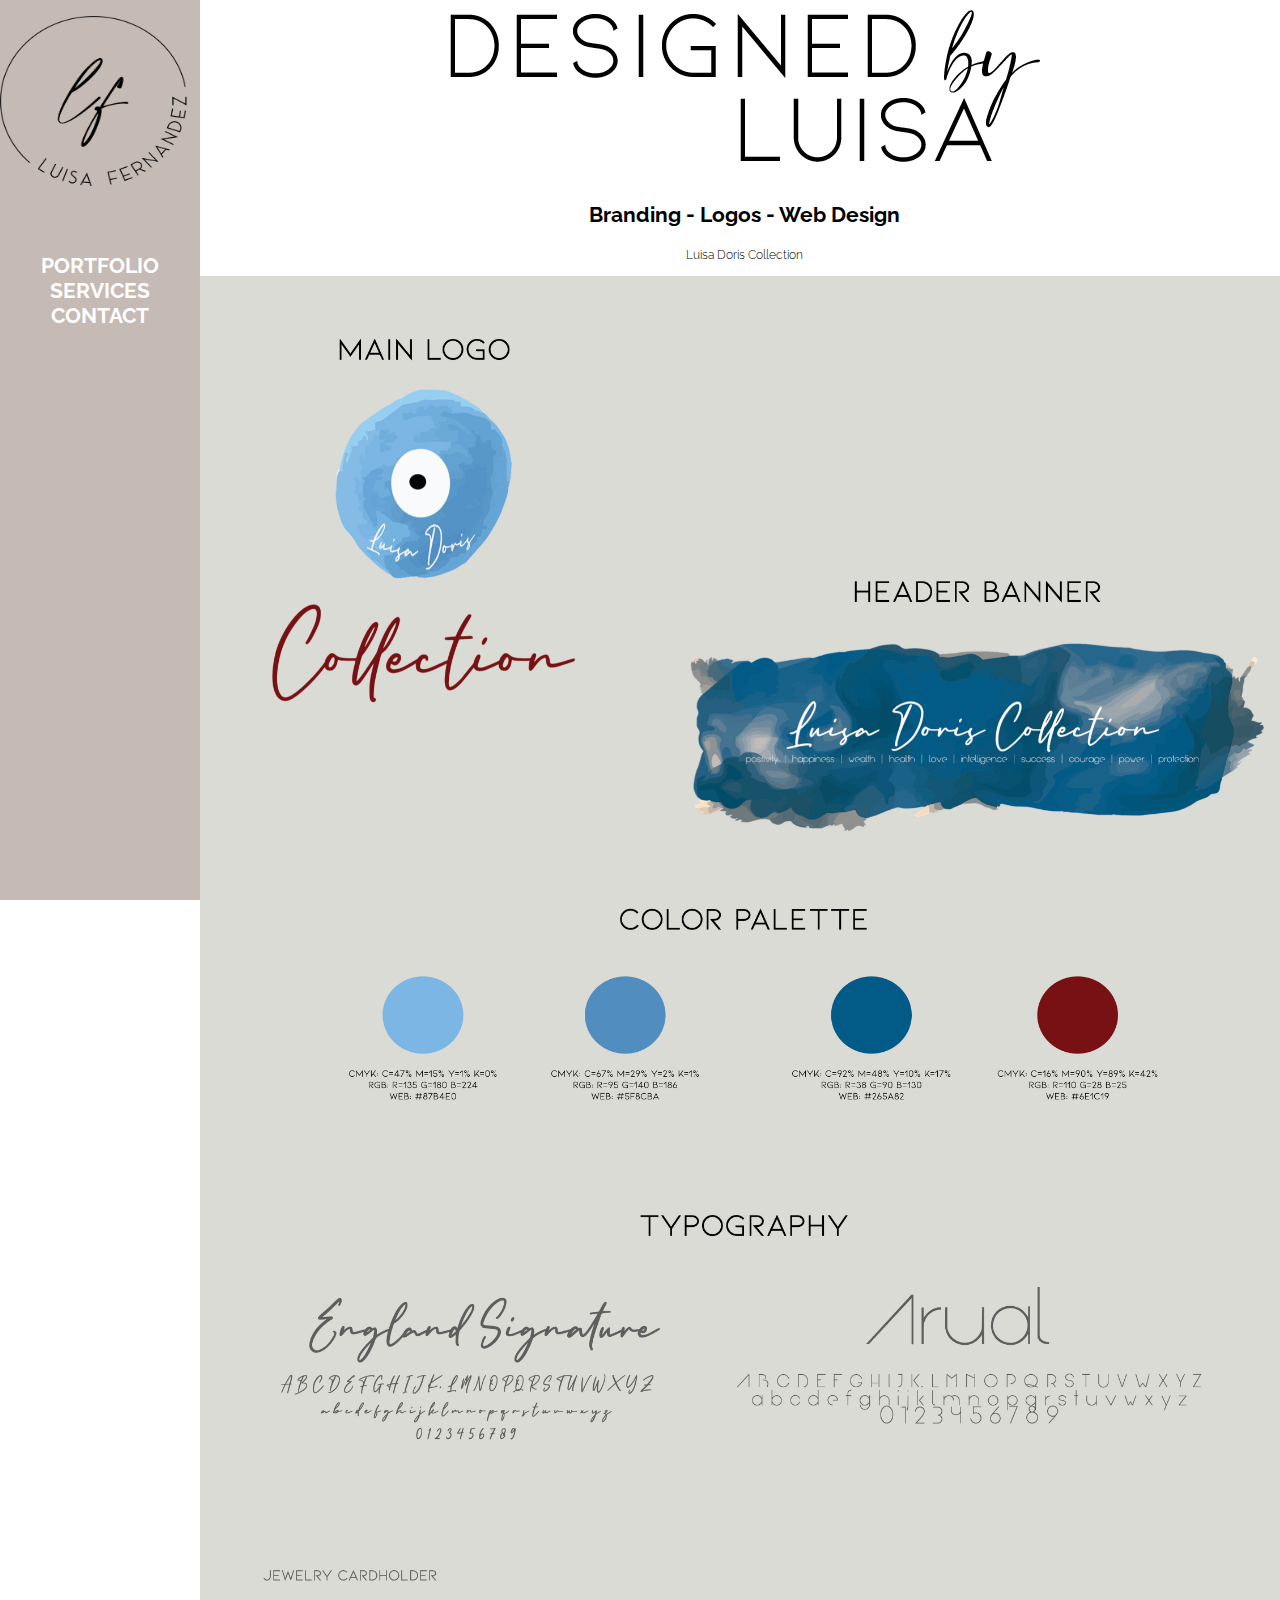
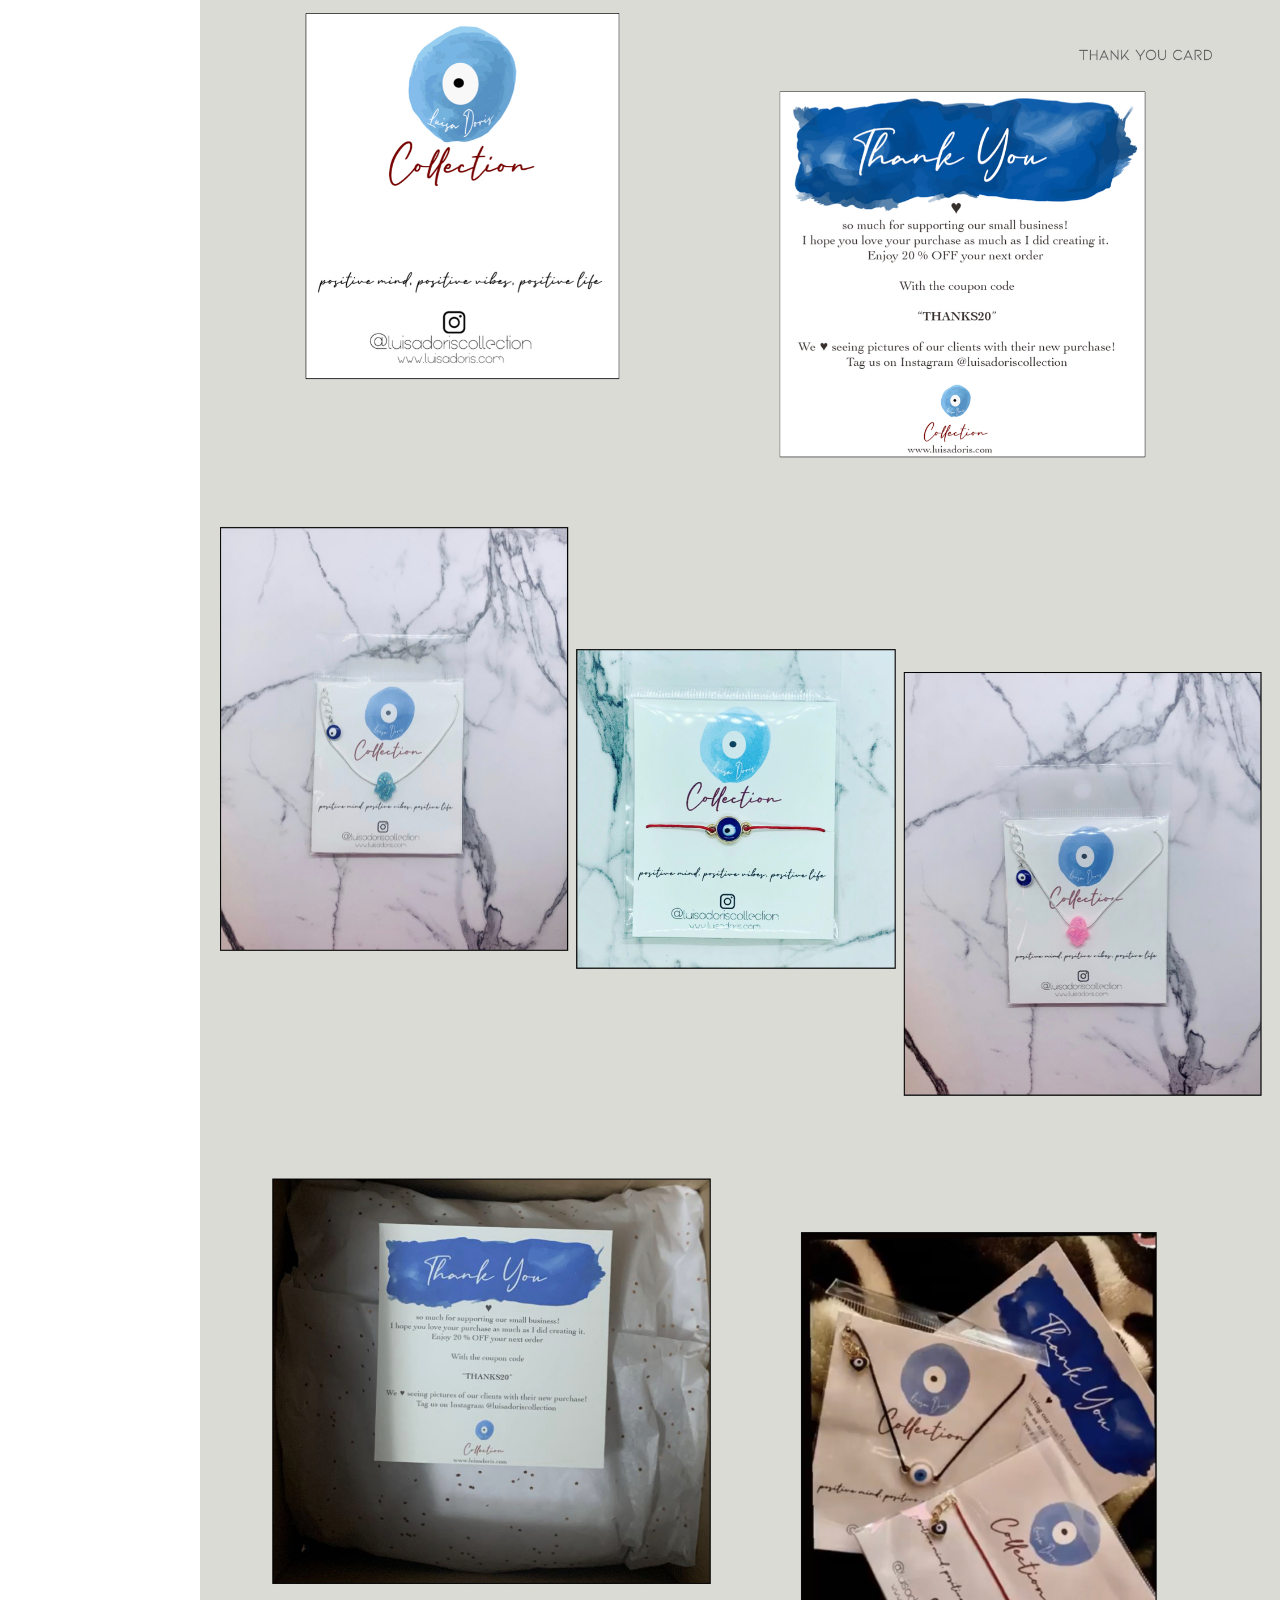
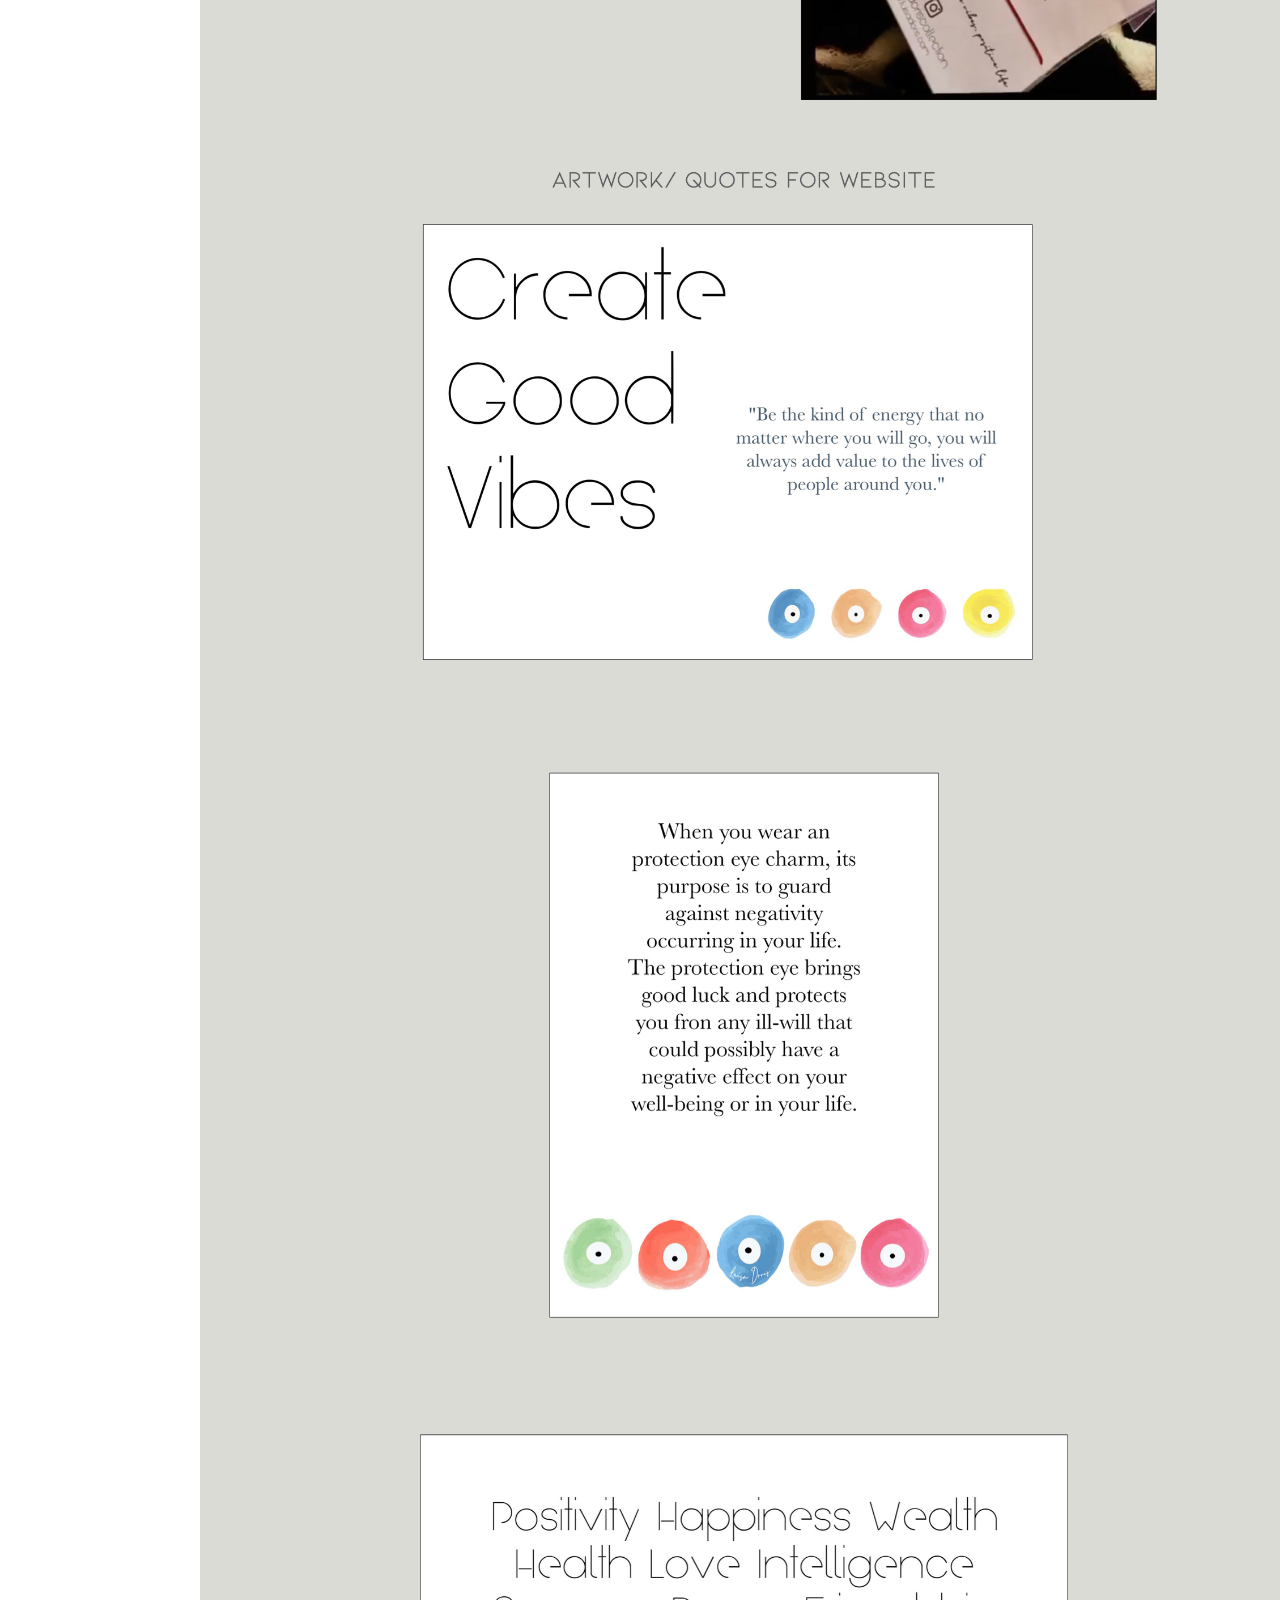
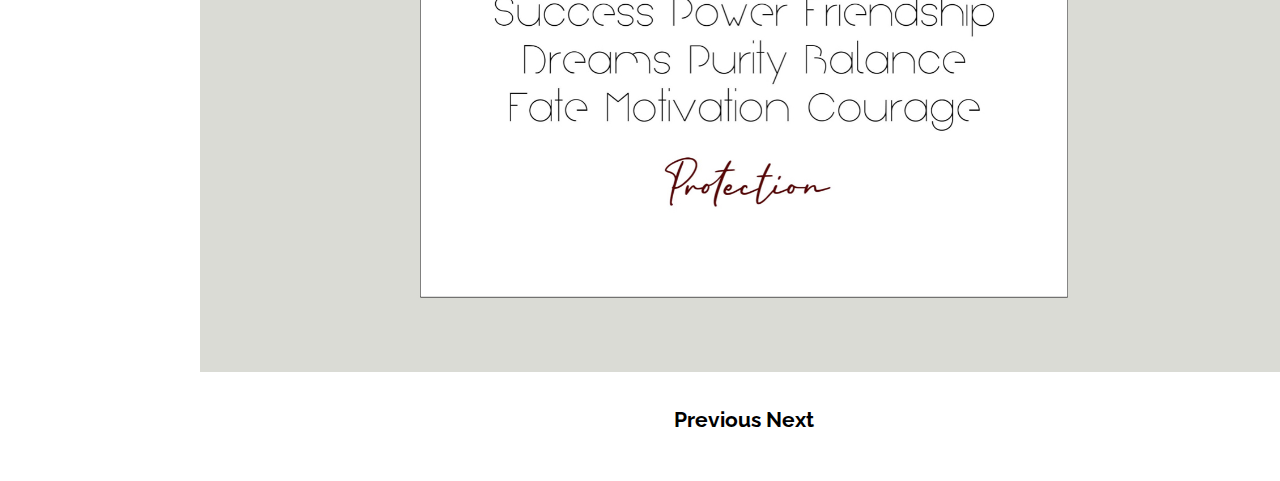
<file: ldc.html>
<!doctype html>
<html lang="en-us">

<head>
 <link href="https://fonts.googleapis.com/css2?family=Montserrat&family=Oswald&family=Playfair+Display:wght@500;800&family=Raleway&display=swap" rel="stylesheet">
  
  <meta name="viewport" content="width=320, initial-scale=1">
    <meta charset="utf-8">
    <meta http-equiv="x-ua-compatible" content="ie=edge">
    <title>Change to Your Title</title>
    <meta name="viewport" content="width=device-width, initial-scale=1">
    <link rel="stylesheet" href="css/style.css">
</head>

<body>
   <div id="header">
    <h1 id="logo"><center><img src="images/DBL.png" alt="DESIGNED by Luisa" style="width:200px;height:200px;" ></center></h1>
    
      <h3><a href="index.html">PORTFOLIO</a> </br>
     <a href="services.html">SERVICES</a> </br>
      <a href="contact.html">CONTACT</a></h3>
    

 </ul>
   
   
     
  </div>
  <div id="content">
    <div id="hero">

<center><img src="images/byl.png" alt="DESIGNED by Luisa" ></center>
   <h3><center>Branding - Logos - Web Design</center> </h3>
    <header> Luisa Doris Collection </header>
    </section>
  
  <br>

<img src="images/portfolio/1.jpeg" alt="DESIGNED by Luisa" >

<img src="images/portfolio/2.jpeg" alt="DESIGNED by Luisa" >

<img src="images/portfolio/3.jpeg" alt="DESIGNED by Luisa" >

<img src="images/portfolio/4.jpeg" alt="DESIGNED by Luisa" >

<img src="images/portfolio/5.jpeg" alt="DESIGNED by Luisa" >


<img src="images/portfolio/8.jpeg" alt="DESIGNED by Luisa" >
<img src="images/portfolio/9.jpeg" alt="DESIGNED by Luisa" >
<img src="images/portfolio/10.jpeg" alt="DESIGNED by Luisa" >


 <br>
  <h3><a href="lasalle.html">Previous    </a> 
  <a href="jar.html">Next</a> </H3></br>
<br>


    <footer class="site-footer">
        <!-- add site-wide footer content here -->
    </footer>

</body>

</html>
</file>
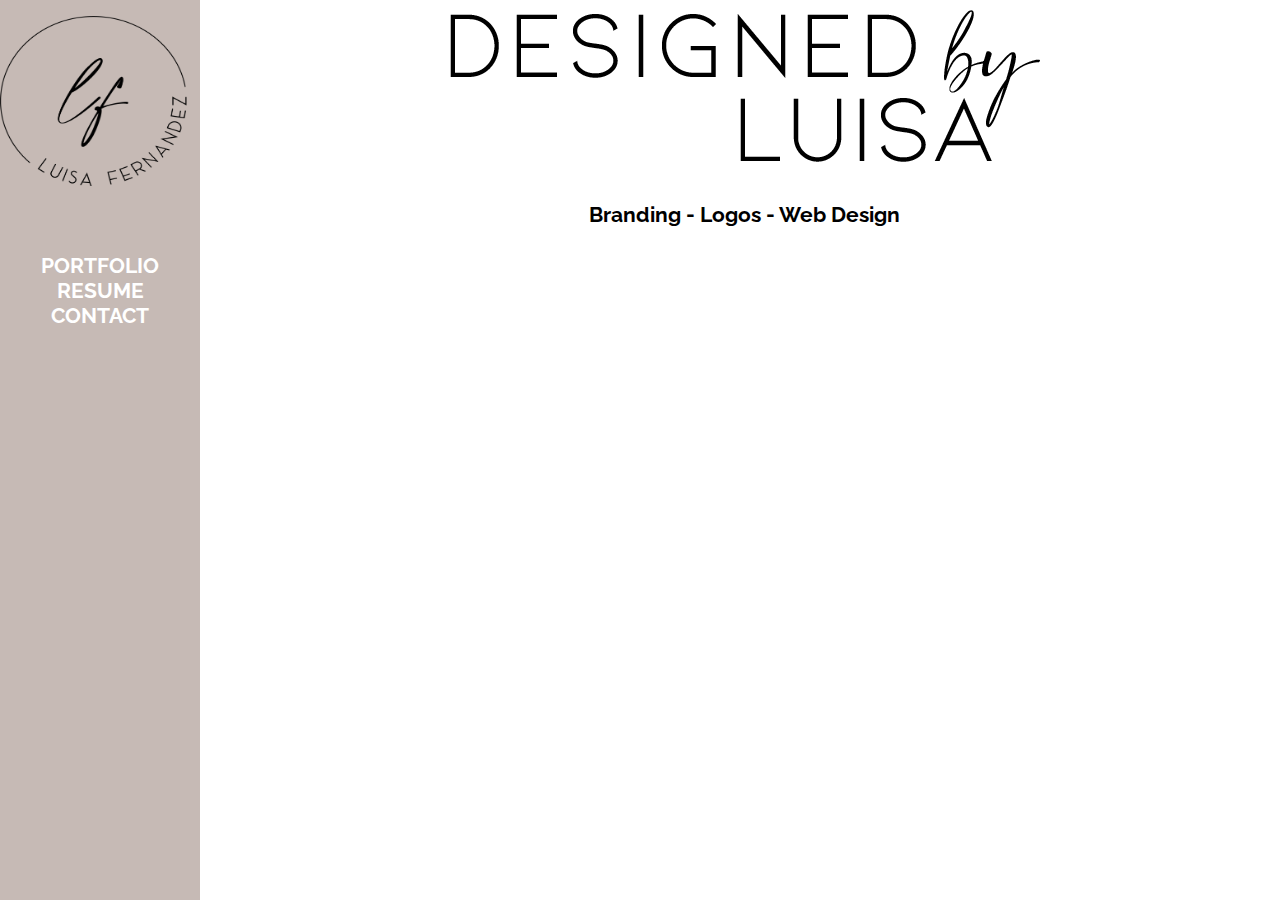
<file: resume.html>
<!doctype html>
<html lang="en-us">

<head>
 <link href="https://fonts.googleapis.com/css2?family=Montserrat&family=Oswald&family=Playfair+Display:wght@500;800&family=Raleway&display=swap" rel="stylesheet">
  
  <meta name="viewport" content="width=320, initial-scale=1">
    <meta charset="utf-8">
    <meta http-equiv="x-ua-compatible" content="ie=edge">
    <title>DESIGNED by Luisa</title>
    <meta name="viewport" content="width=device-width, initial-scale=1">
    <link rel="stylesheet" href="css/style.css">
</head>

<body>
    <div id="header">
    <h1 id="logo"><center><img src="images/DBL.png" alt="DESIGNED by Luisa" style="width:200px;height:200px;" ></center></h1>
    
      <h3><a href="index.html">PORTFOLIO</a> </br>
      <a href="resume.html">RESUME</a> </br>
      <a href="contact.html">CONTACT</a></h3>
    

 </ul>
   
   
     
  </div>
  <div id="content">
    <div id="hero">

<center><img src="images/byl.png" alt="DESIGNED by Luisa" ></center>
   <h3><center>Branding - Logos - Web Design</center> </h3>

    <footer class="site-footer">
        <!-- add site-wide footer content here -->
    </footer>

</body>

</html>
</file>
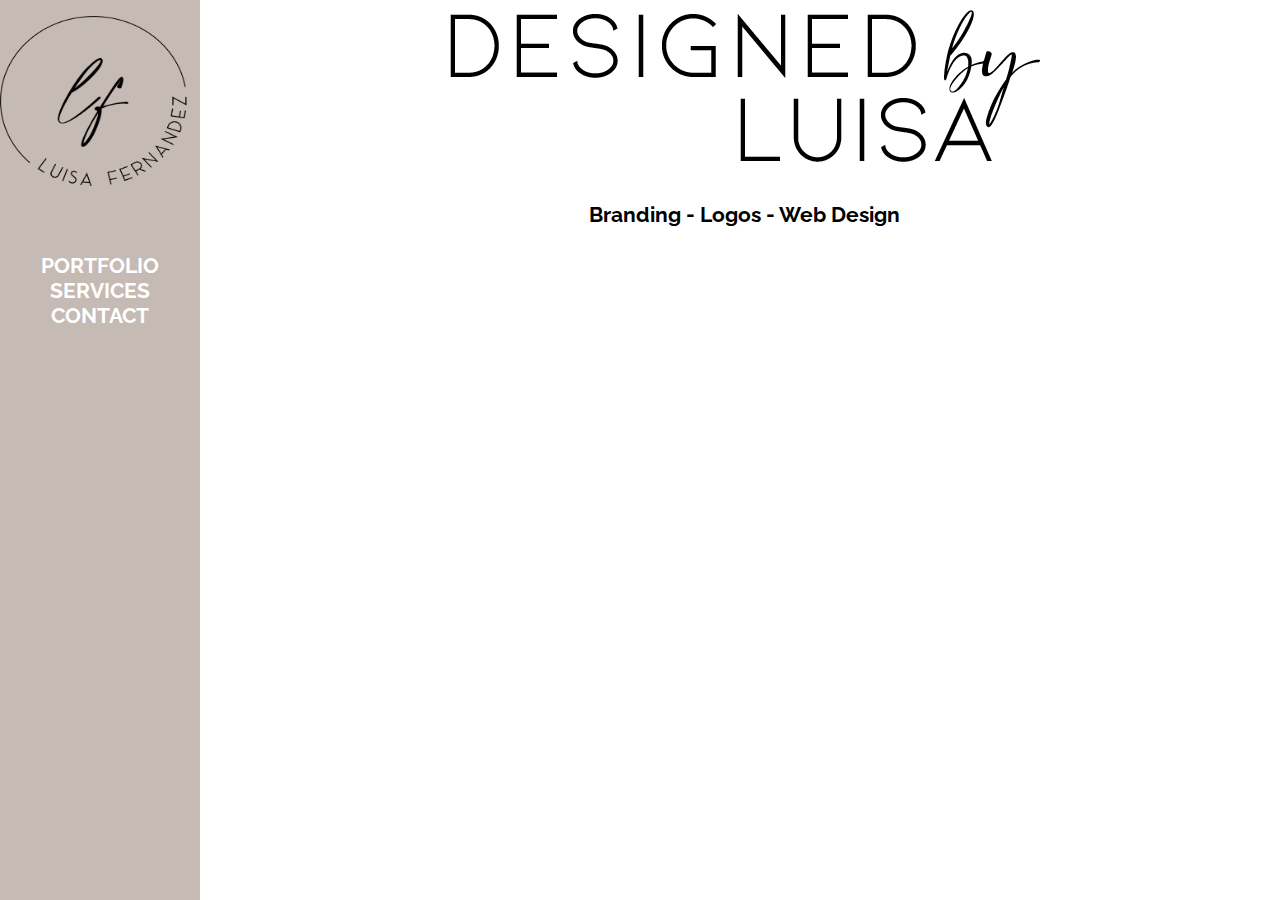
<file: services.html>
<!doctype html>
<html lang="en-us">

<head>
 <link href="https://fonts.googleapis.com/css2?family=Montserrat&family=Oswald&family=Playfair+Display:wght@500;800&family=Raleway&display=swap" rel="stylesheet">
  
  <meta name="viewport" content="width=320, initial-scale=1">
    <meta charset="utf-8">
    <meta http-equiv="x-ua-compatible" content="ie=edge">
    <title>DESIGNED by Luisa</title>
    <meta name="viewport" content="width=device-width, initial-scale=1">
    <link rel="stylesheet" href="css/style.css">
</head>

<body>
    <div id="header">
    <h1 id="logo"><center><img src="images/DBL.png" alt="DESIGNED by Luisa" style="width:200px;height:200px;" ></center></h1>
    
      <h3><a href="index.html">PORTFOLIO</a> </br>
      <a href="services.html">SERVICES</a> </br>
      <a href="contact.html">CONTACT</a></h3>
    

 </ul>
   
   
     
  </div>
  <div id="content">
    <div id="hero">

<center><img src="images/byl.png" alt="DESIGNED by Luisa" ></center>
   <h3><center>Branding - Logos - Web Design</center> </h3>

    <footer class="site-footer">
        <!-- add site-wide footer content here -->
    </footer>

</body>

</html>
</file>
<file: css/style.css>
/* ================= containters ================= */

    /* Base Styles */

:root {
  font-size: 10px;
}

*,
*::before,
*::after {
  box-sizing: border-box;
}

img {
  display: block;
}

.container {
  max-width: 93.5rem;
  margin: 0 auto;
  padding: 0 2rem;
}

.btn {
  display: inline-block;
  font: inherit;
  background: none;
  border: none;
  color: inherit;
  padding: 0;
  cursor: pointer;
}

.btn:focus {
  outline: 0.5rem auto #4d90fe;
}

.visually-hidden {
  position: absolute !important;
  height: 1px;
  width: 1px;
  overflow: hidden;
  clip: rect(1px, 1px, 1px, 1px);
}


/* Gallery Section */

.gallery {
  display: flex;
  flex-wrap: wrap;
  margin: -1rem -1rem;
  padding-bottom: 3rem;
}

.gallery-item {
  position: relative;
  flex: 1 0 22rem;
  margin: 1rem;
  color: #fff;
  cursor: pointer;
}


.gallery-item-info {
  display: none;
}

.gallery-item-info li {
  display: inline-block;
  font-size: 1.7rem;
  font-weight: 600;
}



.gallery-item-type {
  position: absolute;
  top: 1rem;
  right: 1rem;
  font-size: 2.5rem;
  text-shadow: 0.2rem 0.2rem 0.2rem rgba(0, 0, 0, 0.1);
}



.gallery-image {
  width: 100%;
  height: 100%;
  object-fit: cover;
}



/* Media Query */



/* bbb */

 .gallery {
      display: grid;
      grid-template-columns: repeat(auto-fit, minmax(22rem, 1fr));
      grid-gap: 2rem;
  }

.gallery-item,
  .gallery {
      width: auto;
      margin: 0;
  }
 


/* ==================================
   Contact
   ==================================  */
   li,ul{list-style:none;
    padding:0;
    margin:0}
  .sec-title{position:relative;
    padding-bottom:40px}
  .sec-title .title{position:relative;
    color:#C6BAB5;
    font-size:18px;
    font-weight:700;
    padding-right:50px;
    margin-bottom:15px;
    display:inline-block;
    text-transform:capitalize}
  .sec-title .title:before{position:absolute;
    content:'';
    right:0;
    bottom:7px;
    width:40px;
    height:1px;
    background-color:#bbb}.sec-title h2{position:relative;
      color:#252525;
      font-size:36px;
      font-weight:700;
      line-height:1.5em;
      display:block}
  .sec-title.light h2{color:#fff}.contact-page-section{position:relative;
    padding-top:110px;
    padding-bottom: 110px;
  }.contact-page-section .inner-container{position:relative;
      z-index:1;background-color:#C6BAB5;
    box-shadow:0 0 15px 5px rgba(0,0,0,.1)}.contact-page-section .form-column{position:relative;
      padding:0 0 0 15px}.contact-page-section .form-column .inner-column{position:relative;
        padding:60px 45px 30px;
        background-color:#fff}.contact-page-section .info-column{position:relative}.contact-page-section .info-column .inner-column{position:relative;
          padding:60px 35px}.contact-page-section .info-column h2{position:relative;
            color:#fff;
          font-size:30px;font-weight:700;
          line-height:1.4em;margin-bottom:45px}.contact-page-section .info-column .list-info{position:relative;
            margin-bottom:60px}.contact-page-section .info-column .list-info li{position:relative;
              margin-bottom:25px;
              font-size:18px;color:#fff;
              line-height:1.8em;
              padding-left:45px}.contact-page-section .info-column .list-info li:last-child{margin-bottom:0}.contact-page-section .info-column .list-info li i{position:absolute;
                left:0;top:8px;
                color:#fff;
                font-size:30px}.contact-form{position:relative}.contact-form .form-group{position:relative;
                  margin-bottom:20px}.contact-form input[type=text],.contact-form input[type=email],.contact-form textarea{position:relative;display:block;width:100%;
                    height:60px;
                    color:#222;
                    font-size:14px;
                    line-height:38px;
                    padding:10px 30px;
                    border:1px solid #ddd;
                    background-color:#fff;
                    transition:all .3s ease;
                    -ms-transition:all .3s ease;-webkit-transition:all .3s ease}.contact-form input[type=text]:focus,.contact-form input[type=email]:focus,.contact-form textarea:focus{border-color:#00b8ca}.contact-form textarea{height:250px;resize:none}.contact-form .theme-btn{font-size:16px;
                      font-weight:700;
                      margin-top:10px;
                      text-transform:capitalize;
                      
                      padding:16px 39px;
                      border:2px solid #C6BAB5;
                      font-family:Arimo,sans-serif;
                      background:#C6BAB5;
                      display:inline-block;
                      position:relative;
                      line-height:24px;
                      cursor:pointer;color:#fff}.contact-form .theme-btn:hover{color:#00b8ca;border-color:#00b8ca;background:0 0}.contact-form input.error,.contact-form select.error,.contact-form textarea.error{border-color:red!important}.contact-form label.error{display:block;line-height:24px;
                        padding:5px 0 0;margin:0;text-transform:uppercase;font-size:12px;
                        color:red;
                        font-weight:500}.social-icon-four{position:relative}.social-icon-four li{position:relative;
                          margin-right:18px;
                          display:inline-block}.social-icon-four li.follow{color:#fff;font-weight:600;font-size:24px;display:block;margin-bottom:20px}.social-icon-four li a{position:relative;
                        font-size:20px;color:#fff;
                        -webkit-transition:all .3s ease;-ms-transition:all .3s ease;
            -o-transition:all .3s ease;
            -moz-transition:all .3s ease;
            transition:all .3s ease}.social-icon-four li a:hover{color:#222}
  
  
  /* ==================================
     Contact
     ==================================  */
  
  


/* ==================================
   Responsive Styling and Layout
   ==================================  */

/* ================= Use Border Box model ================= */
html {
  box-sizing: border-box;
  font-size: 100%;
color: white;
}
*, *:before, *:after {
  box-sizing: border-box;
}

/* ================= Basic Responsive Images and Video ================= */
img,video{
  width: auto;
  height: auto;
  max-width: 100%;
}

/* ================= Responsive Embedded Video ================= */
/* to use this add a div with class videoWrapper around the iframe markup copied from YouTube or Vimeo. Then also add a ratio-16-9 (most common) or ratio-4-3 class to the wrapper depending on the aspect ratio of your video */
/* More info here: https://codepen.io/profstein/pen/mArLRj */
.videoWrapper {
    position: relative;
    padding-top: 25px;
    height: 0;
  clear:both;
  outline:1px solid red;
}

.videoWrapper.ratio-16-9{
    padding-bottom: 56.25%; /* 16:9 */
}

.videoWrapper.ratio-4-3{
    padding-bottom: 75%; /* 4:3 */
}

.videoWrapper iframe {
    position: absolute;
    top: 0;
    left: 0;
    width: 100%;
    height: 100%;
}

h3 {
  font-family:  Raleway;
  font-size: 21px;

}

body {

font-family: Raleway;
color: black;
margin: 0;
padding: 0;
}


a {
text-decoration: none;
color: inherit
}

a:hover {
color: #B59C93;
}

.highlight-inline {
display: inline;
background-color: black;
color: #C6BAB5;
padding: 2px;
line-height: 1.62em;
/* box-shadow: 10px 0 0 black, -10px 0 0 black;*/

box-decoration-break: clone;
}

#header {
  position: fixed;
width: 200px;
background: #C6BAB5;
top: 0;
bottom: 0;
left: 0;
display: flex;
flex-direction: column;
text-align: center;
align-items: center;
color: white;
font-size: 12px;
}



#header ul {
list-style-type: none;
width: inherit;

}

#header ul li {
padding: 0 12px 3px 0;
white-space: nowrap;
font-size: 0.98em;
font-weight: 700;
text-align: right;

}





#content {
font-size: 1.20em;
font-weight: 300;
background: white;
margin-left: 200px;
padding-left: 0em;
text-align: center;
width: 85%;
}





@media screen and (max-width: 640px) {
#header {
  height: 125px;
  display: table;
  width: 100%;
  position: relative;
}
#header ul li {
  display: inline;
}
#content  {
  margin-left: 0;
  margin-top: 125px;
  text-align: center;
  width: 100%;
}
}
</file>
